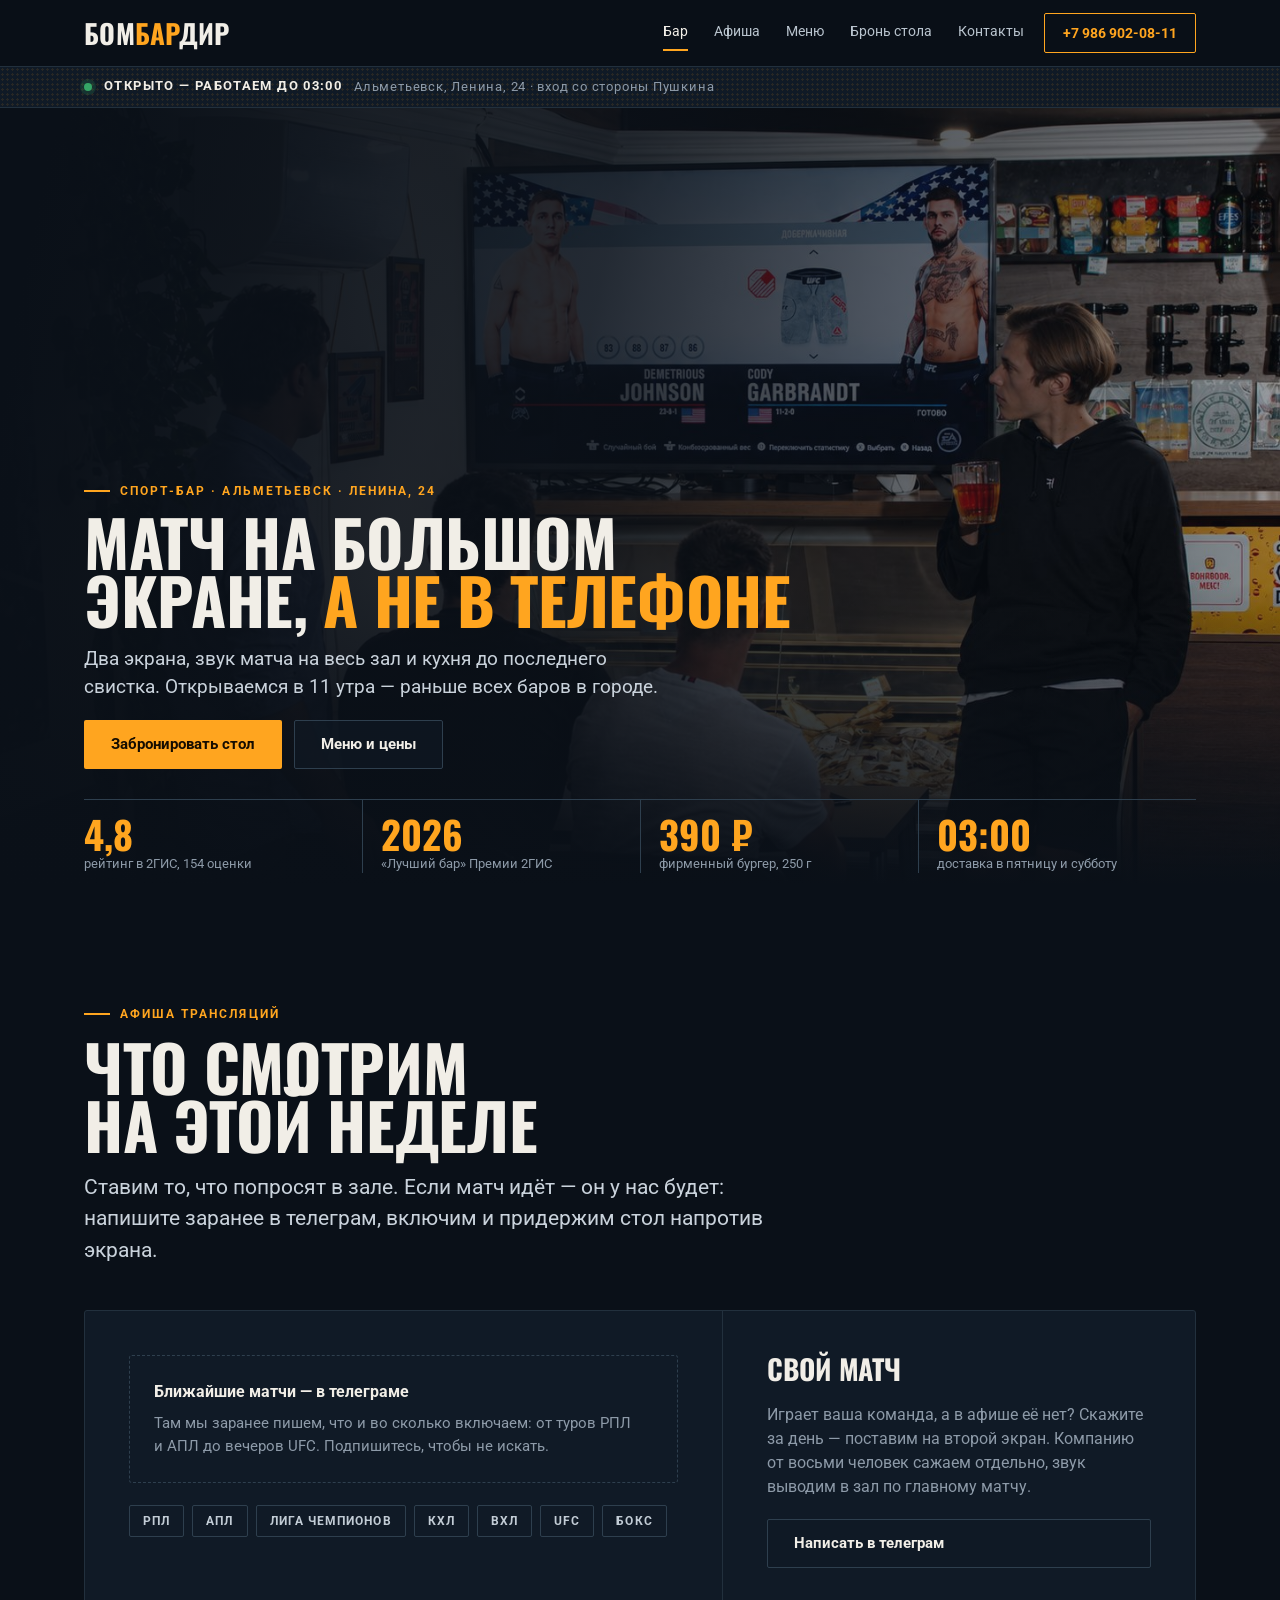
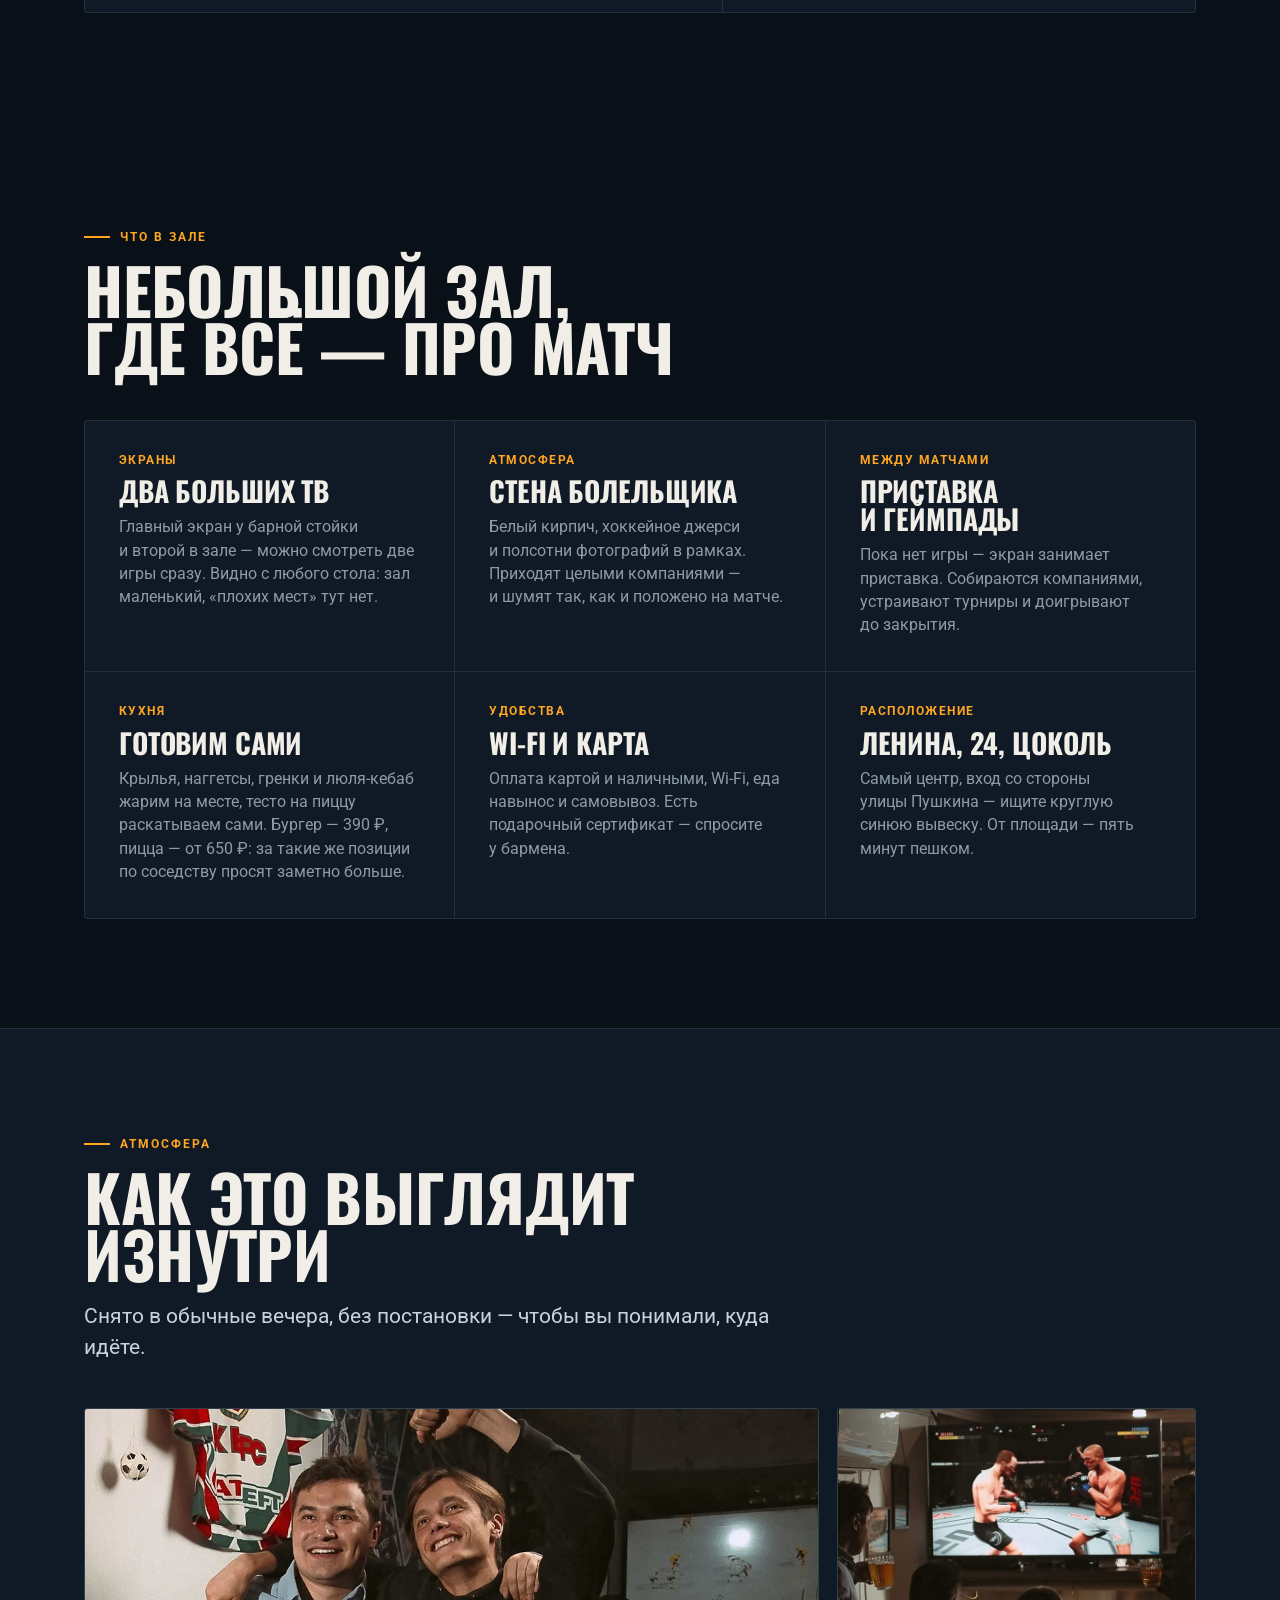
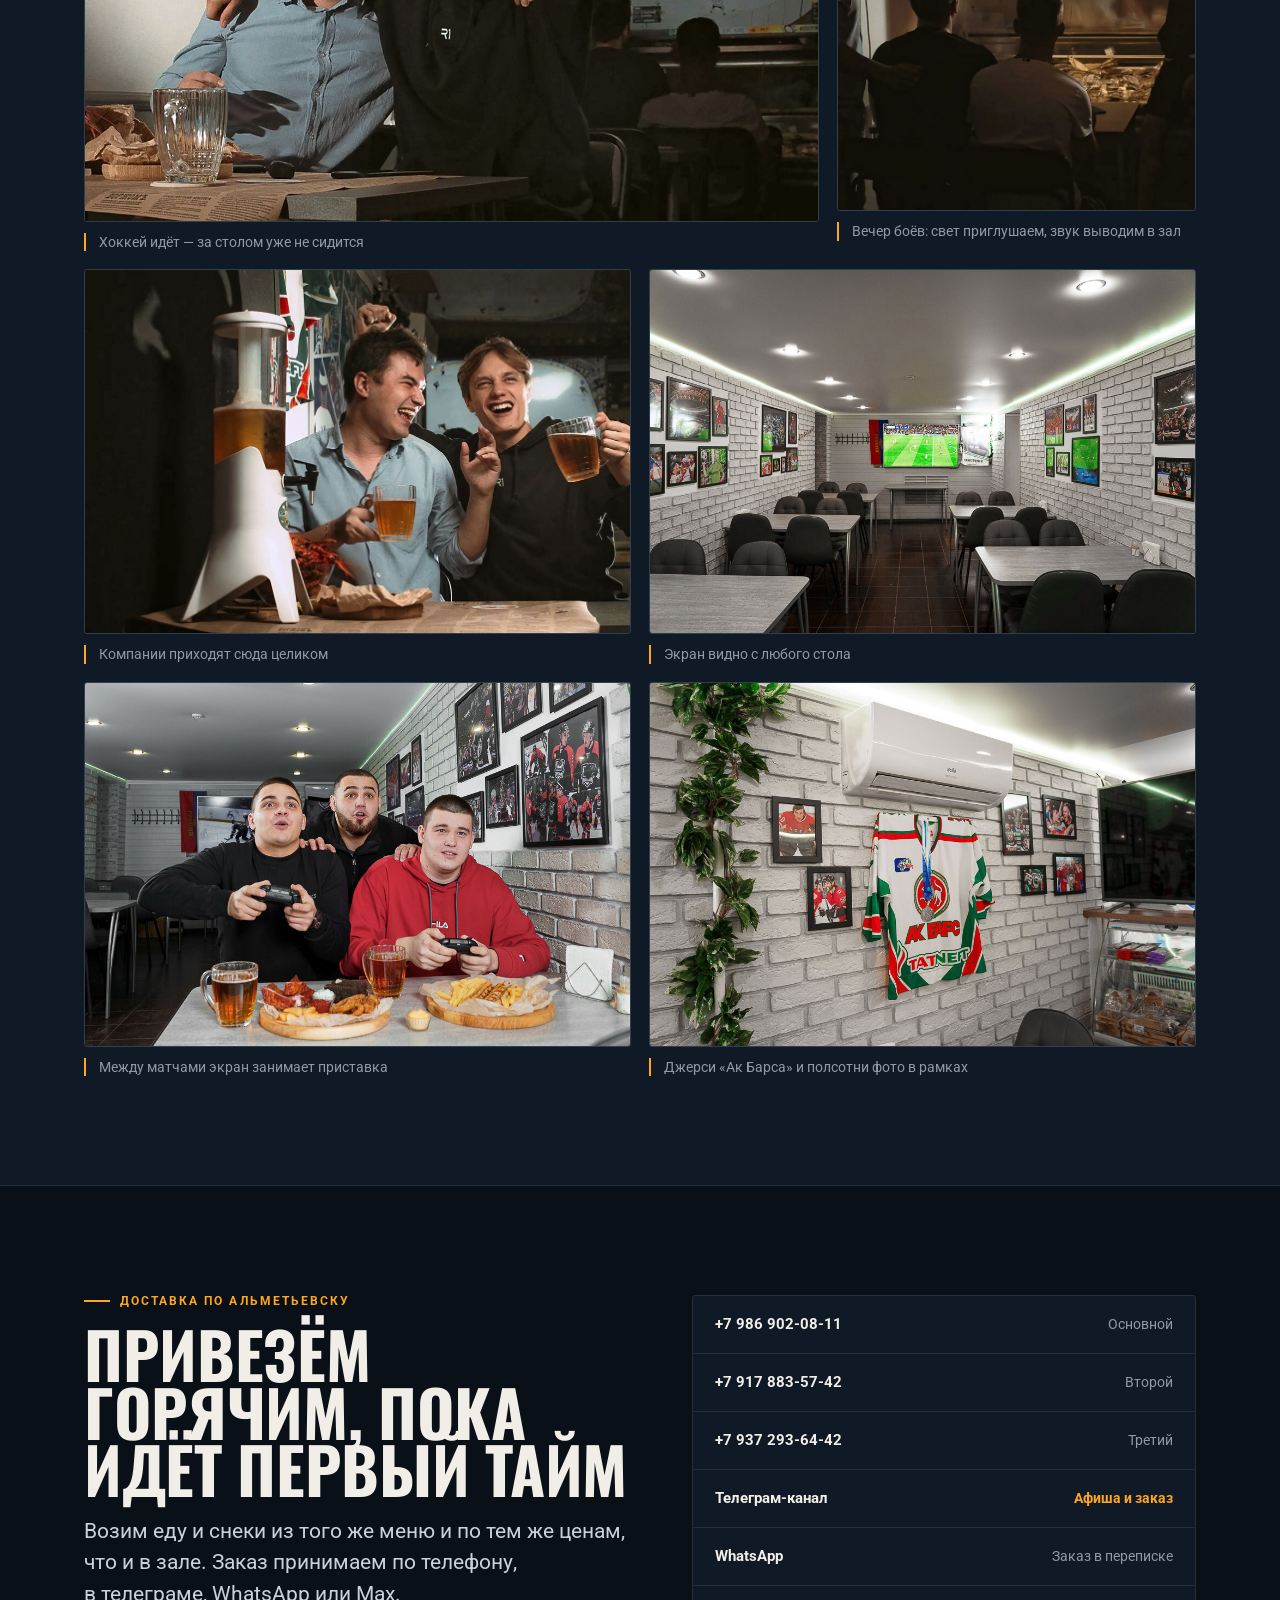
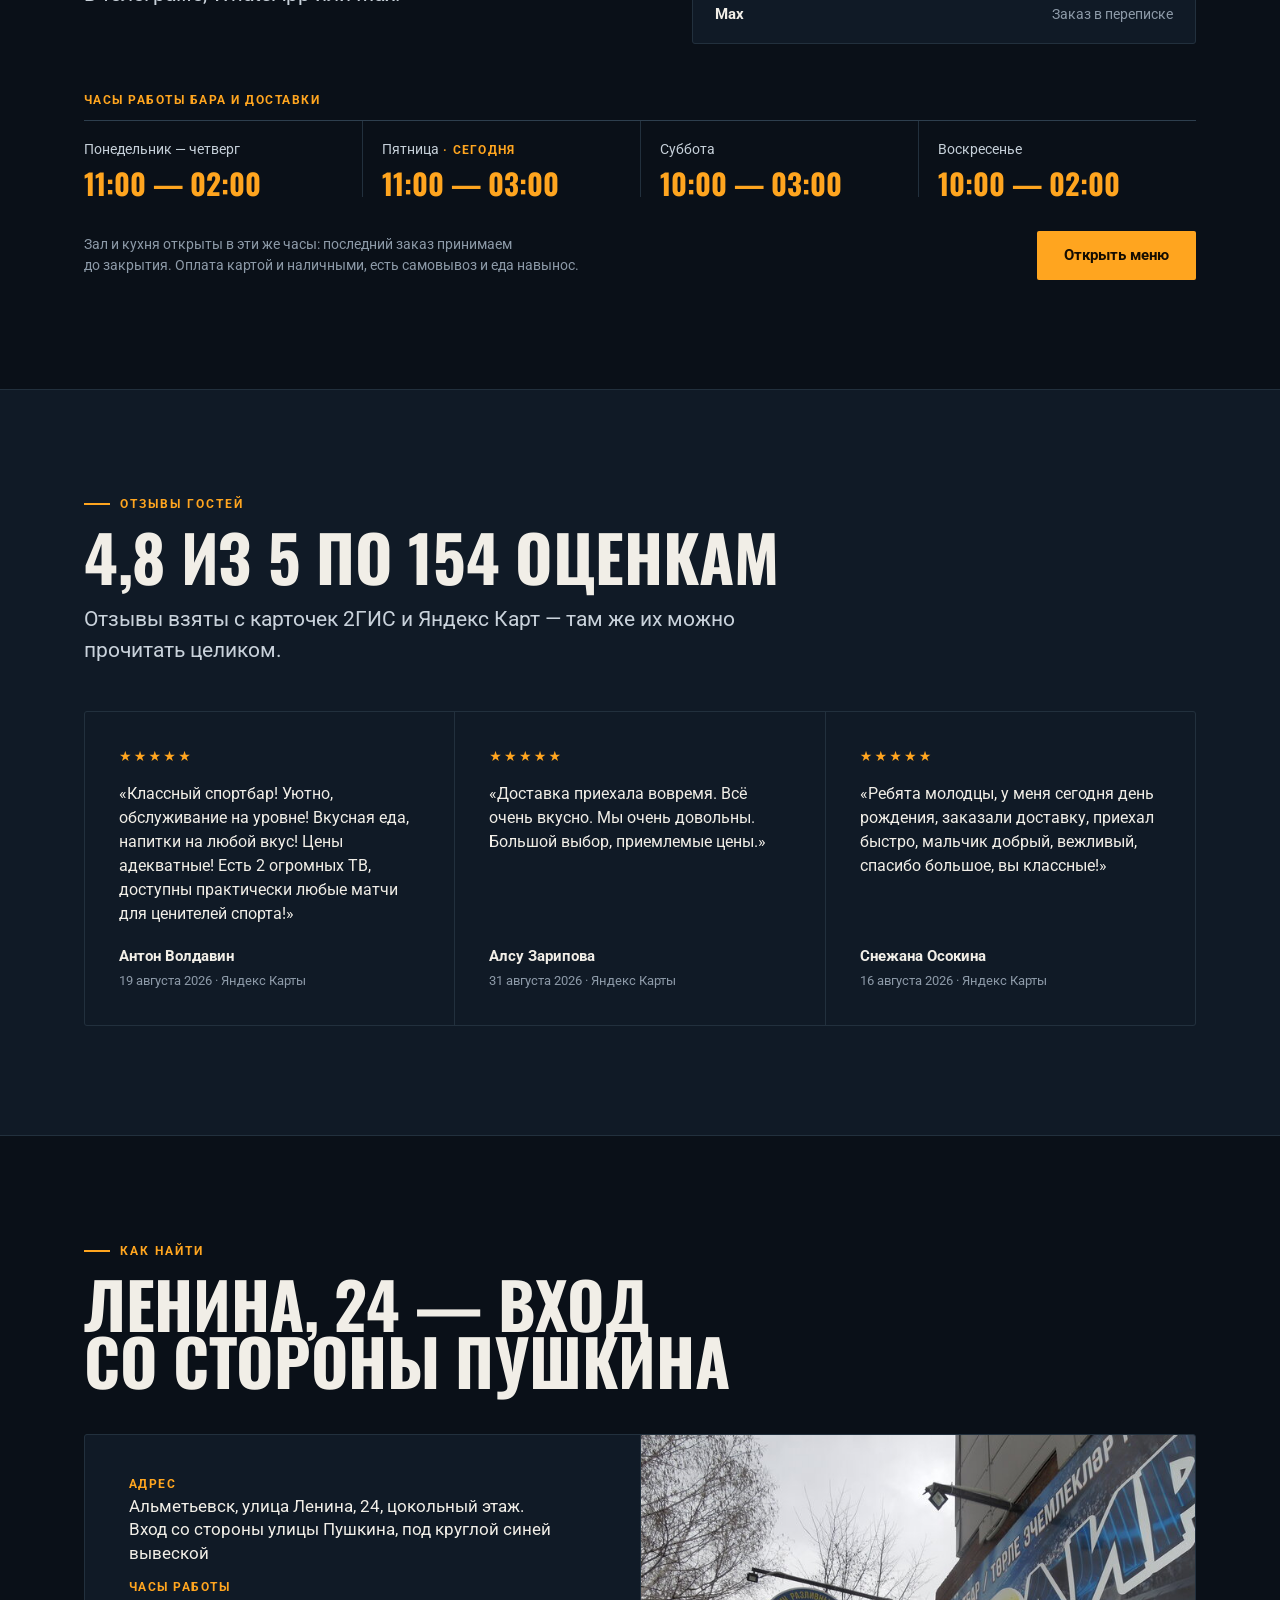
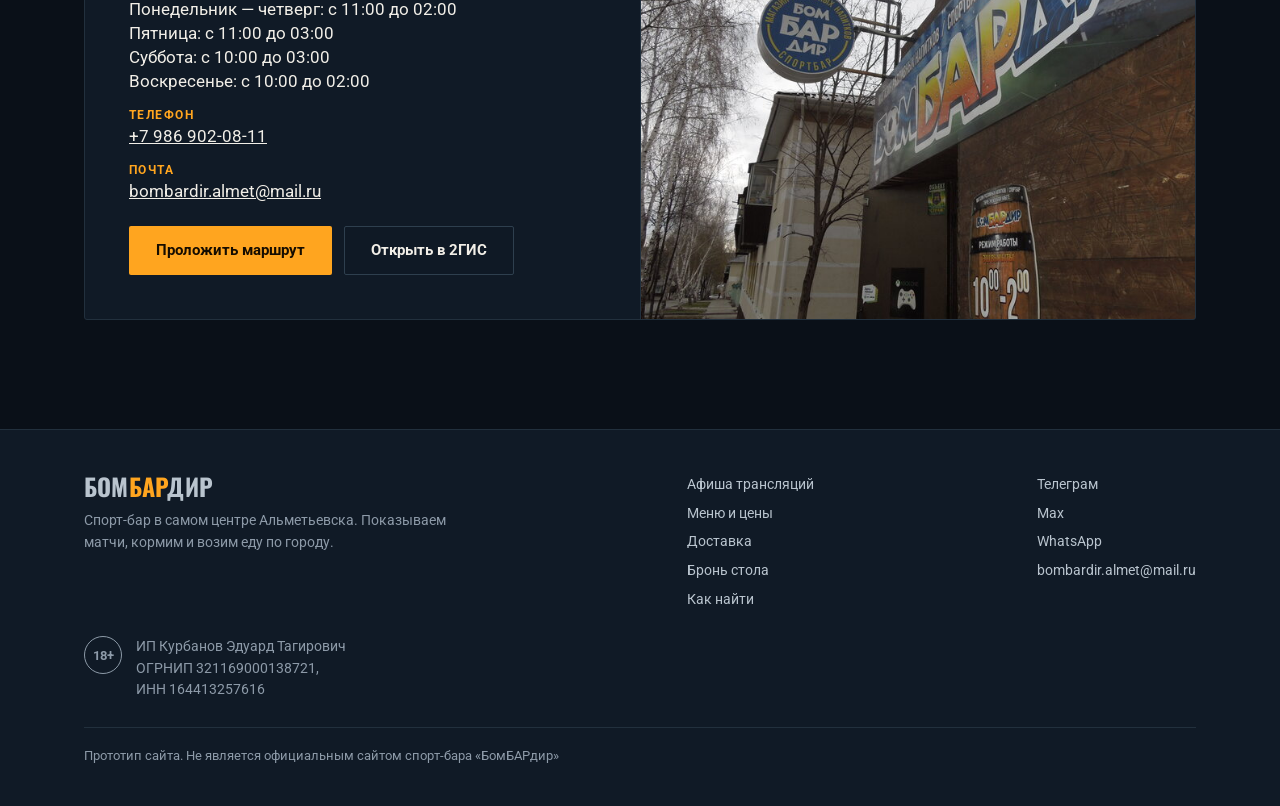
<file: index.html>
<!doctype html>
<html lang="ru">
<head>
<meta charset="utf-8">
<meta name="viewport" content="width=device-width, initial-scale=1">
<title>Спорт-бар БомБАРдир — Альметьевск</title>
<meta name="description" content="Спорт-бар в центре Альметьевска: два больших экрана, трансляции футбола, хоккея и UFC, кухня и доставка до трёх ночи. Ленина, 24.">
<meta name="theme-color" content="#0A1018">
<meta name="robots" content="noindex, nofollow">
<link rel="stylesheet" href="assets/fonts.css">
<link rel="stylesheet" href="assets/style.css">
</head>
<body>
<header class="top">
  <div class="wrap top-in">
    <a class="mark" href="index.html"><span>Бом</span><b>БАР</b><span>дир</span></a>
    <nav class="nav" id="nav">
      <a href="index.html" data-nav="home" aria-current="page">Бар</a>
      <a href="index.html#afisha" data-nav="afisha">Афиша</a>
      <a href="menu.html" data-nav="menu">Меню</a>
      <a href="book.html" data-nav="book">Бронь стола</a>
      <a href="index.html#contacts" data-nav="contacts">Контакты</a>
    </nav>
    <button class="burger" id="burger" aria-label="Меню сайта" aria-expanded="false">☰</button>
    <a class="call" href="tel:+79869020811">+7&nbsp;986&nbsp;902-08-11</a>
  </div>
</header>

<div class="led" id="top">
  <div class="wrap led-in">
    <span class="dot" id="statusDot"></span>
    <!-- Запасной текст на случай, если скрипт не отработал: дальше его
         заменяет живой статус «открыто / закрыто» из app.js -->
    <span id="statusText">Пн&nbsp;— чт до&nbsp;02:00, пт&nbsp;и&nbsp;сб&nbsp;— до&nbsp;03:00</span>
    <span class="led-sub" id="statusSub">Альметьевск, Ленина, 24&nbsp;· вход со&nbsp;стороны Пушкина</span>
  </div>
</div><main>
<section class="hero">
  <img class="hero-bg" src="assets/img/hero.jpg" alt="" aria-hidden="true">
  <div class="wrap hero-in">
    <p class="eyebrow">Спорт-бар · Альметьевск · Ленина, 24</p>
    <h1>Матч на&nbsp;большом экране, <em>а&nbsp;не&nbsp;в&nbsp;телефоне</em></h1>
    <p class="lede">Два экрана, звук матча на&nbsp;весь зал и&nbsp;кухня до&nbsp;последнего свистка. Открываемся в&nbsp;11&nbsp;утра&nbsp;— раньше всех баров в&nbsp;городе.</p>
    <div class="hero-cta">
      <a class="btn btn-a" href="book.html">Забронировать стол</a>
      <a class="btn btn-b" href="menu.html">Меню и&nbsp;цены</a>
    </div>

    <div class="hero-facts">
      <div><b class="num">4,8</b><span>рейтинг в&nbsp;2ГИС, 154&nbsp;оценки</span></div>
      <div><b>2026</b><span>«Лучший бар» Премии&nbsp;2ГИС</span></div>
      <div><b class="num">390&nbsp;₽</b><span>фирменный бургер, 250&nbsp;г</span></div>
      <div><b class="num">03:00</b><span>доставка в&nbsp;пятницу и&nbsp;субботу</span></div>
    </div>
  </div>
</section>

<section id="afisha">
  <div class="wrap">
    <div class="head">
      <p class="eyebrow">Афиша трансляций</p>
      <h2>Что смотрим на&nbsp;этой неделе</h2>
      <p class="lede">Ставим то, что&nbsp;попросят в&nbsp;зале. Если матч идёт&nbsp;— он&nbsp;у&nbsp;нас будет: напишите заранее в&nbsp;телеграм, включим и&nbsp;придержим стол напротив экрана.</p>
    </div>

    <div class="slate">
      <div class="slate-main">
        <ul class="match-list" id="matchList"></ul>
        <div class="empty-slot" id="matchEmpty">
          <b>Ближайшие матчи&nbsp;— в&nbsp;телеграме</b>
          Там мы&nbsp;заранее пишем, что&nbsp;и&nbsp;во&nbsp;сколько включаем: от&nbsp;туров РПЛ и&nbsp;АПЛ до&nbsp;вечеров UFC. Подпишитесь, чтобы не&nbsp;искать.
        </div>
        <ul class="leagues">
          <li>РПЛ</li><li>АПЛ</li><li>Лига чемпионов</li><li>КХЛ</li><li>ВХЛ</li><li>UFC</li><li>Бокс</li>
        </ul>
      </div>
      <div class="slate-side">
        <h3>Свой матч</h3>
        <p class="muted" style="font-size:15.5px">Играет ваша команда, а&nbsp;в&nbsp;афише её&nbsp;нет? Скажите за&nbsp;день&nbsp;— поставим на&nbsp;второй экран. Компанию от&nbsp;восьми человек сажаем отдельно, звук выводим в&nbsp;зал по&nbsp;главному матчу.</p>
        <a class="btn btn-b" href="https://t.me/bombardiralmet" target="_blank" rel="noopener">Написать в&nbsp;телеграм</a>
      </div>
    </div>
  </div>
</section>

<section id="bar">
  <div class="wrap">
    <div class="head">
      <p class="eyebrow">Что в&nbsp;зале</p>
      <h2>Небольшой зал, где всё&nbsp;— про&nbsp;матч</h2>
    </div>
    <div class="feats">
      <div class="feat">
        <span class="tag">Экраны</span>
        <h3>Два больших ТВ</h3>
        <p>Главный экран у&nbsp;барной стойки и&nbsp;второй в&nbsp;зале&nbsp;— можно смотреть две игры сразу. Видно с&nbsp;любого стола: зал маленький, «плохих мест» тут нет.</p>
      </div>
      <div class="feat">
        <span class="tag">Атмосфера</span>
        <h3>Стена болельщика</h3>
        <p>Белый кирпич, хоккейное джерси и&nbsp;полсотни фотографий в&nbsp;рамках. Приходят целыми компаниями&nbsp;— и&nbsp;шумят так, как&nbsp;и&nbsp;положено на&nbsp;матче.</p>
      </div>
      <div class="feat">
        <span class="tag">Между матчами</span>
        <h3>Приставка и&nbsp;геймпады</h3>
        <p>Пока нет игры&nbsp;— экран занимает приставка. Собираются компаниями, устраивают турниры и&nbsp;доигрывают до&nbsp;закрытия.</p>
      </div>
      <div class="feat">
        <span class="tag">Кухня</span>
        <h3>Готовим сами</h3>
        <p>Крылья, наггетсы, гренки и&nbsp;люля-кебаб жарим на&nbsp;месте, тесто на&nbsp;пиццу раскатываем сами. Бургер&nbsp;— 390&nbsp;₽, пицца&nbsp;— от&nbsp;650&nbsp;₽: за&nbsp;такие же&nbsp;позиции по&nbsp;соседству просят заметно больше.</p>
      </div>
      <div class="feat">
        <span class="tag">Удобства</span>
        <h3>Wi-Fi и&nbsp;карта</h3>
        <p>Оплата картой и&nbsp;наличными, Wi-Fi, еда навынос и&nbsp;самовывоз. Есть подарочный сертификат&nbsp;— спросите у&nbsp;бармена.</p>
      </div>
      <div class="feat">
        <span class="tag">Расположение</span>
        <h3>Ленина, 24, цоколь</h3>
        <p>Самый центр, вход со&nbsp;стороны улицы&nbsp;Пушкина&nbsp;— ищите круглую синюю вывеску. От&nbsp;площади&nbsp;— пять минут пешком.</p>
      </div>
    </div>
  </div>
</section>

<section id="atmo" style="background:var(--ink-2);border-block:1px solid var(--line)">
  <div class="wrap">
    <div class="head">
      <p class="eyebrow">Атмосфера</p>
      <h2>Как это выглядит изнутри</h2>
      <p class="lede">Снято в&nbsp;обычные вечера, без&nbsp;постановки&nbsp;— чтобы вы&nbsp;понимали, куда идёте.</p>
    </div>

    <div class="gallery">
      <figure class="g-wide">
        <img src="assets/img/fans.jpg" alt="Двое гостей смеются за столом, на стене джерси «Ак Барса», на экране идёт хоккей">
        <figcaption>Хоккей идёт&nbsp;— за&nbsp;столом уже не&nbsp;сидится</figcaption>
      </figure>
      <figure class="g-side">
        <img src="assets/img/ufc.jpg" alt="Гости смотрят бой UFC на большом экране в полумраке зала">
        <figcaption>Вечер боёв: свет приглушаем, звук выводим в&nbsp;зал</figcaption>
      </figure>
      <figure class="g-half">
        <img src="assets/img/beer.jpg" alt="Компания гостей за столом с закусками во время матча">
        <figcaption>Компании приходят сюда целиком</figcaption>
      </figure>
      <figure class="g-half">
        <img src="assets/img/hall.jpg" alt="Зал бара с экраном и столами вдоль белой кирпичной стены">
        <figcaption>Экран видно с&nbsp;любого стола</figcaption>
      </figure>
      <figure class="g-half">
        <img src="assets/img/gamepad.jpg" alt="Гости играют на приставке за столом с закусками">
        <figcaption>Между матчами экран занимает приставка</figcaption>
      </figure>
      <figure class="g-half">
        <img src="assets/img/jersey.jpg" alt="Хоккейное джерси «Ак Барса» на белой кирпичной стене">
        <figcaption>Джерси «Ак&nbsp;Барса» и&nbsp;полсотни фото в&nbsp;рамках</figcaption>
      </figure>
    </div>
  </div>
</section>

<section id="delivery">
  <div class="wrap">
    <div class="del-top">
      <div class="head">
        <p class="eyebrow">Доставка по&nbsp;Альметьевску</p>
        <h2>Привезём горячим, пока идёт первый тайм</h2>
        <p class="lede">Возим еду и&nbsp;снеки из&nbsp;того&nbsp;же меню и&nbsp;по&nbsp;тем&nbsp;же ценам, что&nbsp;и&nbsp;в&nbsp;зале. Заказ принимаем по&nbsp;телефону, в&nbsp;телеграме, WhatsApp или&nbsp;Max.</p>
      </div>

      <div class="chan">
        <a href="tel:+79869020811"><span class="l">+7&nbsp;986&nbsp;902-08-11</span><span class="r">Основной</span></a>
        <a href="tel:+79178835742"><span class="l">+7&nbsp;917&nbsp;883-57-42</span><span class="r">Второй</span></a>
        <a href="tel:+79372936442"><span class="l">+7&nbsp;937&nbsp;293-64-42</span><span class="r">Третий</span></a>
        <a href="https://t.me/bombardiralmet" target="_blank" rel="noopener"><span class="l">Телеграм-канал</span><span class="r"><b>Афиша и&nbsp;заказ</b></span></a>
        <a href="https://wa.me/79178835742" target="_blank" rel="noopener"><span class="l">WhatsApp</span><span class="r">Заказ в&nbsp;переписке</span></a>
        <a href="https://max.ru/id164413257616_biz" target="_blank" rel="noopener"><span class="l">Max</span><span class="r">Заказ в&nbsp;переписке</span></a>
      </div>
    </div>

    <p class="hours-cap">Часы работы бара и&nbsp;доставки</p>
    <ul class="hours" id="hours">
      <li data-d="1"><span class="d">Понедельник&nbsp;— четверг</span><span class="h num">11:00&nbsp;— 02:00</span></li>
      <li data-d="5"><span class="d">Пятница</span><span class="h num">11:00&nbsp;— 03:00</span></li>
      <li data-d="6"><span class="d">Суббота</span><span class="h num">10:00&nbsp;— 03:00</span></li>
      <li data-d="0"><span class="d">Воскресенье</span><span class="h num">10:00&nbsp;— 02:00</span></li>
    </ul>

    <div class="del-foot">
      <p class="menu-note">Зал и&nbsp;кухня открыты в&nbsp;эти&nbsp;же часы: последний заказ принимаем до&nbsp;закрытия. Оплата картой и&nbsp;наличными, есть самовывоз и&nbsp;еда навынос.</p>
      <a class="btn btn-a" href="menu.html">Открыть меню</a>
    </div>
  </div>
</section>

<section id="reviews" style="background:var(--ink-2);border-block:1px solid var(--line)">
  <div class="wrap">
    <div class="head">
      <p class="eyebrow">Отзывы гостей</p>
      <h2>4,8 из&nbsp;5 по&nbsp;154&nbsp;оценкам</h2>
      <p class="lede">Отзывы взяты с&nbsp;карточек 2ГИС и&nbsp;Яндекс&nbsp;Карт&nbsp;— там&nbsp;же их&nbsp;можно прочитать целиком.</p>
    </div>
    <div class="quotes">
      <div class="q">
        <span class="stars" aria-label="Пять из пяти">★★★★★</span>
        <p>«Классный спортбар! Уютно, обслуживание на&nbsp;уровне! Вкусная еда, напитки на&nbsp;любой вкус! Цены адекватные! Есть 2&nbsp;огромных ТВ, доступны практически любые матчи для&nbsp;ценителей спорта!»</p>
        <footer><b>Антон Волдавин</b>19&nbsp;августа 2026&nbsp;· Яндекс&nbsp;Карты</footer>
      </div>
      <div class="q">
        <span class="stars" aria-label="Пять из пяти">★★★★★</span>
        <p>«Доставка приехала вовремя. Всё очень вкусно. Мы&nbsp;очень довольны. Большой выбор, приемлемые цены.»</p>
        <footer><b>Алсу Зарипова</b>31&nbsp;августа 2026&nbsp;· Яндекс&nbsp;Карты</footer>
      </div>
      <div class="q">
        <span class="stars" aria-label="Пять из пяти">★★★★★</span>
        <p>«Ребята молодцы, у&nbsp;меня сегодня день рождения, заказали доставку, приехал быстро, мальчик добрый, вежливый, спасибо большое, вы&nbsp;классные!»</p>
        <footer><b>Снежана Осокина</b>16&nbsp;августа 2026&nbsp;· Яндекс&nbsp;Карты</footer>
      </div>
    </div>
  </div>
</section>

<section id="contacts">
  <div class="wrap">
    <div class="head">
      <p class="eyebrow">Как найти</p>
      <h2>Ленина, 24&nbsp;— вход со&nbsp;стороны Пушкина</h2>
    </div>
    <div class="find">
      <div class="find-txt">
        <ul class="addr">
          <li><span class="k">Адрес</span><span class="v">Альметьевск, улица&nbsp;Ленина, 24, цокольный этаж.<br>Вход со&nbsp;стороны улицы&nbsp;Пушкина, под&nbsp;круглой синей вывеской</span></li>
          <li><span class="k">Часы работы</span><span class="v">Понедельник&nbsp;— четверг: с&nbsp;11:00 до&nbsp;02:00<br>Пятница: с&nbsp;11:00 до&nbsp;03:00<br>Суббота: с&nbsp;10:00 до&nbsp;03:00<br>Воскресенье: с&nbsp;10:00 до&nbsp;02:00</span></li>
          <li><span class="k">Телефон</span><span class="v"><a href="tel:+79869020811">+7&nbsp;986&nbsp;902-08-11</a></span></li>
          <li><span class="k">Почта</span><span class="v"><a href="mailto:bombardir.almet@mail.ru">bombardir.almet@mail.ru</a></span></li>
        </ul>
        <div style="display:flex;gap:12px;flex-wrap:wrap">
          <a class="btn btn-a" href="https://yandex.ru/maps/org/134038235007" target="_blank" rel="noopener">Проложить маршрут</a>
          <a class="btn btn-b" href="https://2gis.ru/almetevsk/firm/70000001036657326" target="_blank" rel="noopener">Открыть в&nbsp;2ГИС</a>
        </div>
      </div>
      <img src="assets/img/sign-day.jpg" alt="Круглая синяя вывеска спорт-бара «БомБАРдир» над входом со стороны улицы Пушкина">
    </div>
  </div>
</section>
</main><footer class="site">
  <div class="wrap foot">
    <div style="max-width:38ch;display:flex;flex-direction:column;gap:12px">
      <a class="mark" href="index.html" style="font-size:24px"><span>Бом</span><b>БАР</b><span>дир</span></a>
      <p>Спорт-бар в&nbsp;самом центре Альметьевска. Показываем матчи, кормим и&nbsp;возим еду по&nbsp;городу.</p>
    </div>
    <ul>
      <li><a href="index.html#afisha">Афиша трансляций</a></li>
      <li><a href="menu.html">Меню и&nbsp;цены</a></li>
      <li><a href="index.html#delivery">Доставка</a></li>
      <li><a href="book.html">Бронь стола</a></li>
      <li><a href="index.html#contacts">Как найти</a></li>
    </ul>
    <ul>
      <li><a href="https://t.me/bombardiralmet" target="_blank" rel="noopener">Телеграм</a></li>
      <li><a href="https://max.ru/id164413257616_biz" target="_blank" rel="noopener">Max</a></li>
      <li><a href="https://wa.me/79178835742" target="_blank" rel="noopener">WhatsApp</a></li>
      <li><a href="mailto:bombardir.almet@mail.ru">bombardir.almet@mail.ru</a></li>
    </ul>
    <div style="max-width:34ch;display:flex;gap:14px;align-items:flex-start">
      <span class="age" aria-hidden="true">18+</span>
      <p>ИП&nbsp;Курбанов Эдуард Тагирович<br>ОГРНИП&nbsp;321169000138721, ИНН&nbsp;164413257616</p>
    </div>
    <!-- СНЯТЬ В ДЕНЬ ЗАПУСКА на домене заведения -->
    <div style="flex-basis:100%;border-top:1px solid var(--line);padding-top:18px">
      <p style="font-size:12.5px">Прототип сайта. Не&nbsp;является официальным сайтом спорт-бара «БомБАРдир»</p>
    </div>
  </div>
</footer><script src="assets/app.js"></script>
</body>
</html>
</file>
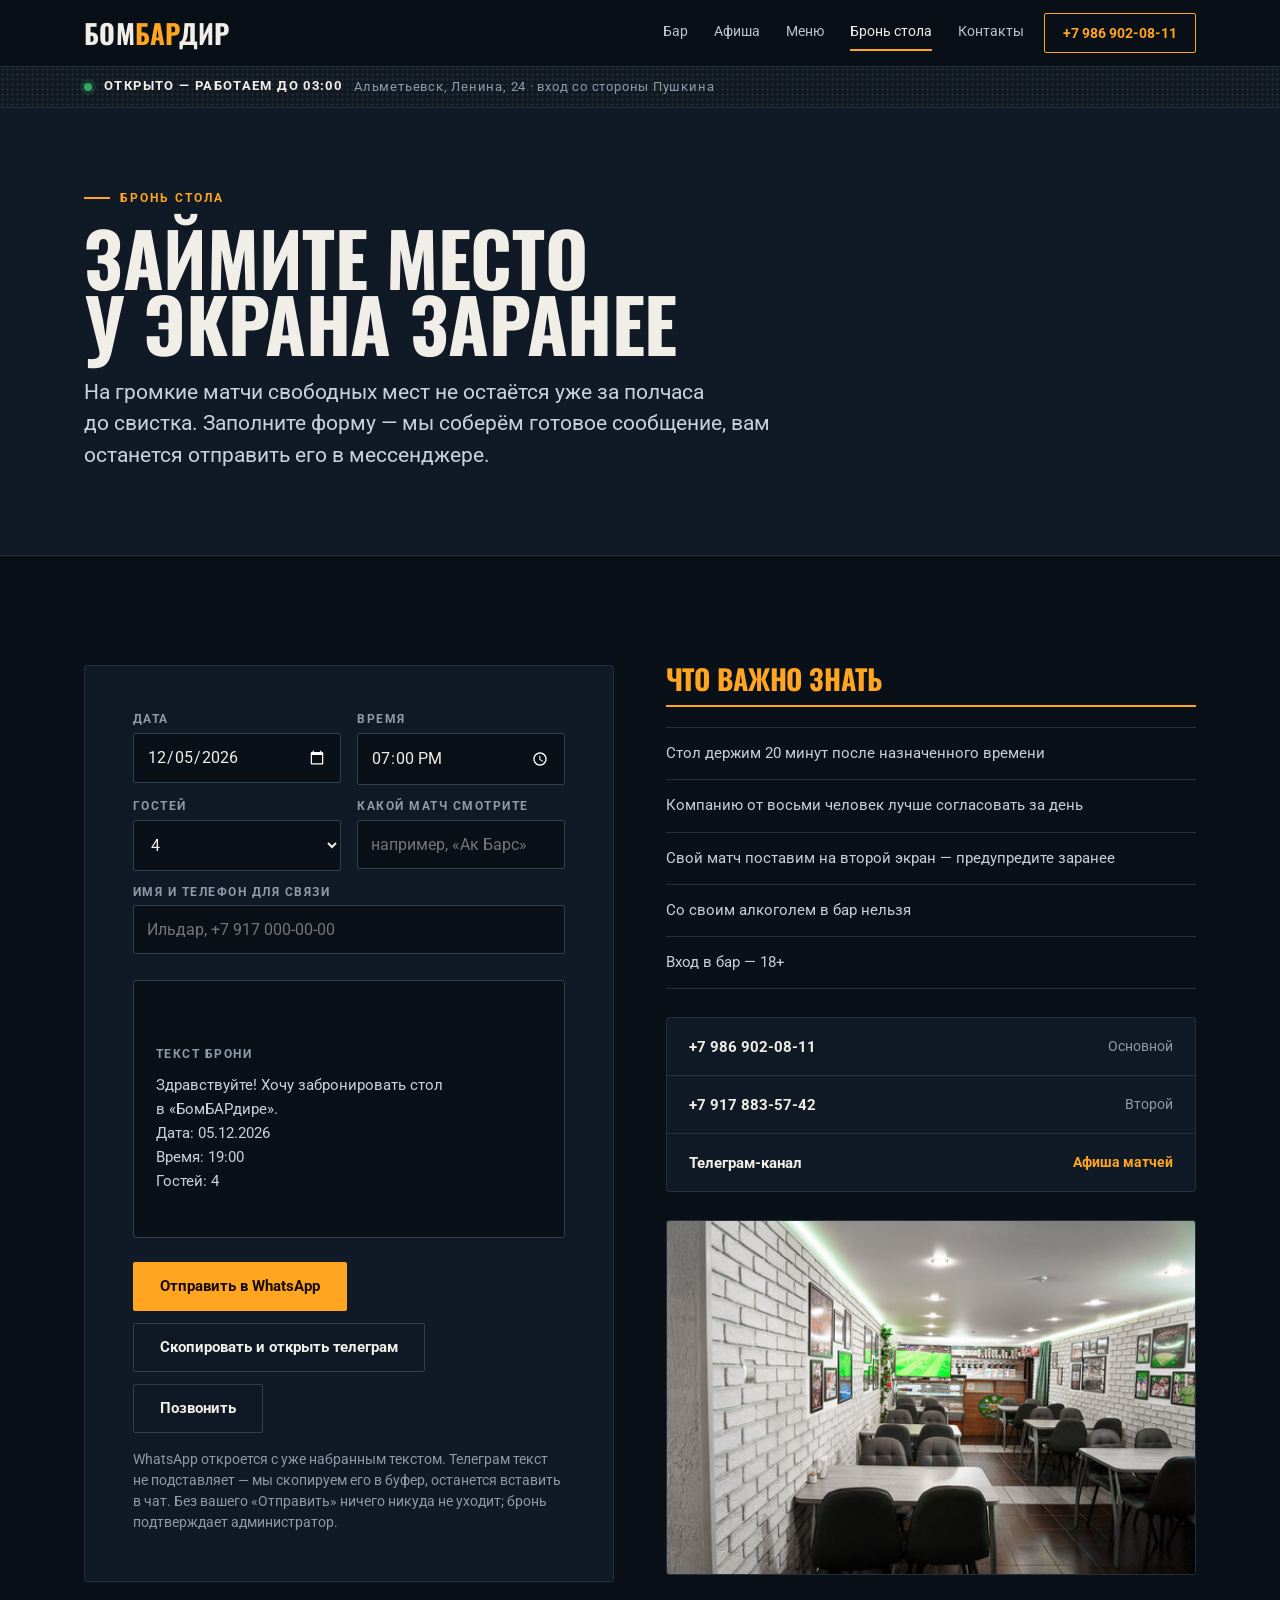
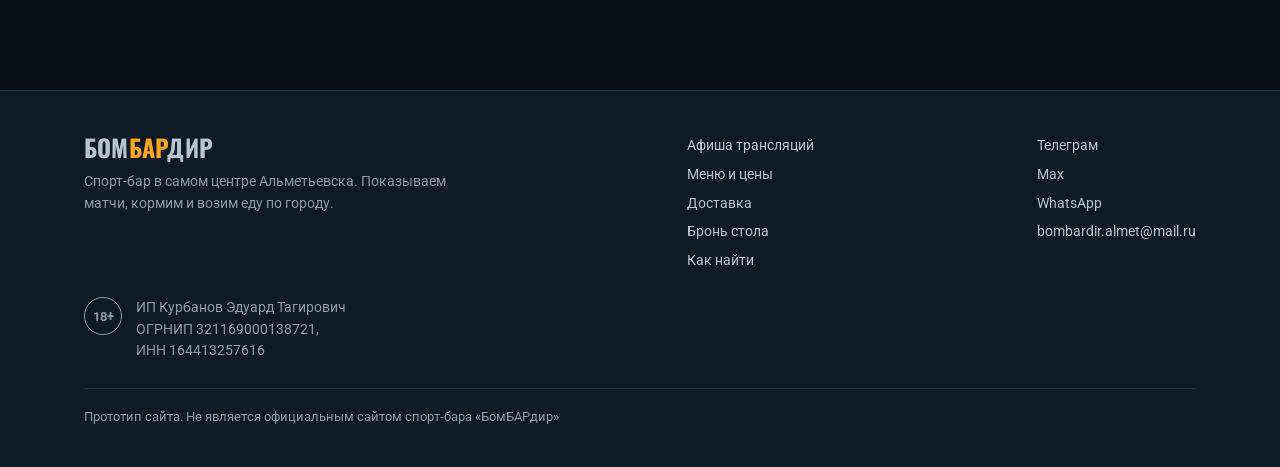
<file: book.html>
<!doctype html>
<html lang="ru">
<head>
<meta charset="utf-8">
<meta name="viewport" content="width=device-width, initial-scale=1">
<title>Бронь стола — спорт-бар БомБАРдир</title>
<meta name="description" content="Забронируйте стол у экрана в спорт-баре «БомБАРдир» в Альметьевске: форма собирает готовое сообщение для WhatsApp или телеграма.">
<meta name="theme-color" content="#0A1018">
<meta name="robots" content="noindex, nofollow">
<link rel="stylesheet" href="assets/fonts.css">
<link rel="stylesheet" href="assets/style.css">
</head>
<body>
<header class="top">
  <div class="wrap top-in">
    <a class="mark" href="index.html"><span>Бом</span><b>БАР</b><span>дир</span></a>
    <nav class="nav" id="nav">
      <a href="index.html" data-nav="home">Бар</a>
      <a href="index.html#afisha" data-nav="afisha">Афиша</a>
      <a href="menu.html" data-nav="menu">Меню</a>
      <a href="book.html" data-nav="book" aria-current="page">Бронь стола</a>
      <a href="index.html#contacts" data-nav="contacts">Контакты</a>
    </nav>
    <button class="burger" id="burger" aria-label="Меню сайта" aria-expanded="false">☰</button>
    <a class="call" href="tel:+79869020811">+7&nbsp;986&nbsp;902-08-11</a>
  </div>
</header>

<div class="led" id="top">
  <div class="wrap led-in">
    <span class="dot" id="statusDot"></span>
    <!-- Запасной текст на случай, если скрипт не отработал: дальше его
         заменяет живой статус «открыто / закрыто» из app.js -->
    <span id="statusText">Пн&nbsp;— чт до&nbsp;02:00, пт&nbsp;и&nbsp;сб&nbsp;— до&nbsp;03:00</span>
    <span class="led-sub" id="statusSub">Альметьевск, Ленина, 24&nbsp;· вход со&nbsp;стороны Пушкина</span>
  </div>
</div><main>
<div class="phead">
  <div class="wrap phead-in">
    <p class="eyebrow">Бронь стола</p>
    <h1>Займите место у&nbsp;экрана заранее</h1>
    <p class="lede">На&nbsp;громкие матчи свободных мест не&nbsp;остаётся уже за&nbsp;полчаса до&nbsp;свистка. Заполните форму&nbsp;— мы&nbsp;соберём готовое сообщение, вам останется отправить его в&nbsp;мессенджере.</p>
  </div>
</div>

<section>
  <div class="wrap">
    <div class="two" style="align-items:start">
      <div class="book">
        <form class="form" id="bookForm" novalidate>
          <div class="field">
            <label for="bDate">Дата</label>
            <input type="date" id="bDate" required>
          </div>
          <div class="field">
            <label for="bTime">Время</label>
            <input type="time" id="bTime" value="19:00" required>
          </div>
          <div class="field">
            <label for="bGuests">Гостей</label>
            <select id="bGuests">
              <option>2</option><option>3</option><option selected>4</option>
              <option>5</option><option>6</option><option>8</option><option>больше 8</option>
            </select>
          </div>
          <div class="field">
            <label for="bMatch">Какой матч смотрите</label>
            <input type="text" id="bMatch" placeholder="например, «Ак Барс»" autocomplete="off">
          </div>
          <div class="field form-wide">
            <label for="bName">Имя и&nbsp;телефон для&nbsp;связи</label>
            <input type="text" id="bName" placeholder="Ильдар, +7 917 000-00-00" autocomplete="name">
          </div>
        </form>

        <div class="preview">
          <div class="preview-label">Текст брони</div><span id="bPreview"></span>
        </div>

        <div class="book-actions">
          <a class="btn btn-a" id="bWa" href="https://wa.me/79178835742" target="_blank" rel="noopener">Отправить в&nbsp;WhatsApp</a>
          <a class="btn btn-b" id="bTg" href="https://t.me/bombardiralmet" target="_blank" rel="noopener">Скопировать и&nbsp;открыть телеграм</a>
          <a class="btn btn-b" href="tel:+79869020811">Позвонить</a>
        </div>
        <p class="book-note">WhatsApp откроется с&nbsp;уже набранным текстом. Телеграм текст не&nbsp;подставляет&nbsp;— мы&nbsp;скопируем его в&nbsp;буфер, останется вставить в&nbsp;чат. Без&nbsp;вашего «Отправить» ничего никуда не&nbsp;уходит; бронь подтверждает администратор.</p>
      </div>

      <div style="display:flex;flex-direction:column;gap:28px">
        <div>
          <h3 style="color:var(--amber);padding-bottom:12px;border-bottom:2px solid var(--amber)">Что важно знать</h3>
          <ul class="hours" style="margin-top:20px">
            <li><span class="d">Стол держим 20&nbsp;минут после назначенного времени</span></li>
            <li><span class="d">Компанию от&nbsp;восьми человек лучше согласовать за&nbsp;день</span></li>
            <li><span class="d">Свой матч поставим на&nbsp;второй экран&nbsp;— предупредите заранее</span></li>
            <li><span class="d">Со&nbsp;своим алкоголем в&nbsp;бар нельзя</span></li>
            <li><span class="d">Вход в&nbsp;бар&nbsp;— 18+</span></li>
          </ul>
        </div>

        <div class="chan">
          <a href="tel:+79869020811"><span class="l">+7&nbsp;986&nbsp;902-08-11</span><span class="r">Основной</span></a>
          <a href="tel:+79178835742"><span class="l">+7&nbsp;917&nbsp;883-57-42</span><span class="r">Второй</span></a>
          <a href="https://t.me/bombardiralmet" target="_blank" rel="noopener"><span class="l">Телеграм-канал</span><span class="r"><b>Афиша матчей</b></span></a>
        </div>

        <img src="assets/img/hall2.jpg" alt="Зал спорт-бара со столами напротив большого экрана" style="border:1px solid var(--line);border-radius:3px">
      </div>
    </div>
  </div>
</section>
</main><footer class="site">
  <div class="wrap foot">
    <div style="max-width:38ch;display:flex;flex-direction:column;gap:12px">
      <a class="mark" href="index.html" style="font-size:24px"><span>Бом</span><b>БАР</b><span>дир</span></a>
      <p>Спорт-бар в&nbsp;самом центре Альметьевска. Показываем матчи, кормим и&nbsp;возим еду по&nbsp;городу.</p>
    </div>
    <ul>
      <li><a href="index.html#afisha">Афиша трансляций</a></li>
      <li><a href="menu.html">Меню и&nbsp;цены</a></li>
      <li><a href="index.html#delivery">Доставка</a></li>
      <li><a href="book.html">Бронь стола</a></li>
      <li><a href="index.html#contacts">Как найти</a></li>
    </ul>
    <ul>
      <li><a href="https://t.me/bombardiralmet" target="_blank" rel="noopener">Телеграм</a></li>
      <li><a href="https://max.ru/id164413257616_biz" target="_blank" rel="noopener">Max</a></li>
      <li><a href="https://wa.me/79178835742" target="_blank" rel="noopener">WhatsApp</a></li>
      <li><a href="mailto:bombardir.almet@mail.ru">bombardir.almet@mail.ru</a></li>
    </ul>
    <div style="max-width:34ch;display:flex;gap:14px;align-items:flex-start">
      <span class="age" aria-hidden="true">18+</span>
      <p>ИП&nbsp;Курбанов Эдуард Тагирович<br>ОГРНИП&nbsp;321169000138721, ИНН&nbsp;164413257616</p>
    </div>
    <!-- СНЯТЬ В ДЕНЬ ЗАПУСКА на домене заведения -->
    <div style="flex-basis:100%;border-top:1px solid var(--line);padding-top:18px">
      <p style="font-size:12.5px">Прототип сайта. Не&nbsp;является официальным сайтом спорт-бара «БомБАРдир»</p>
    </div>
  </div>
</footer><script src="assets/app.js"></script>
</body>
</html>
</file>
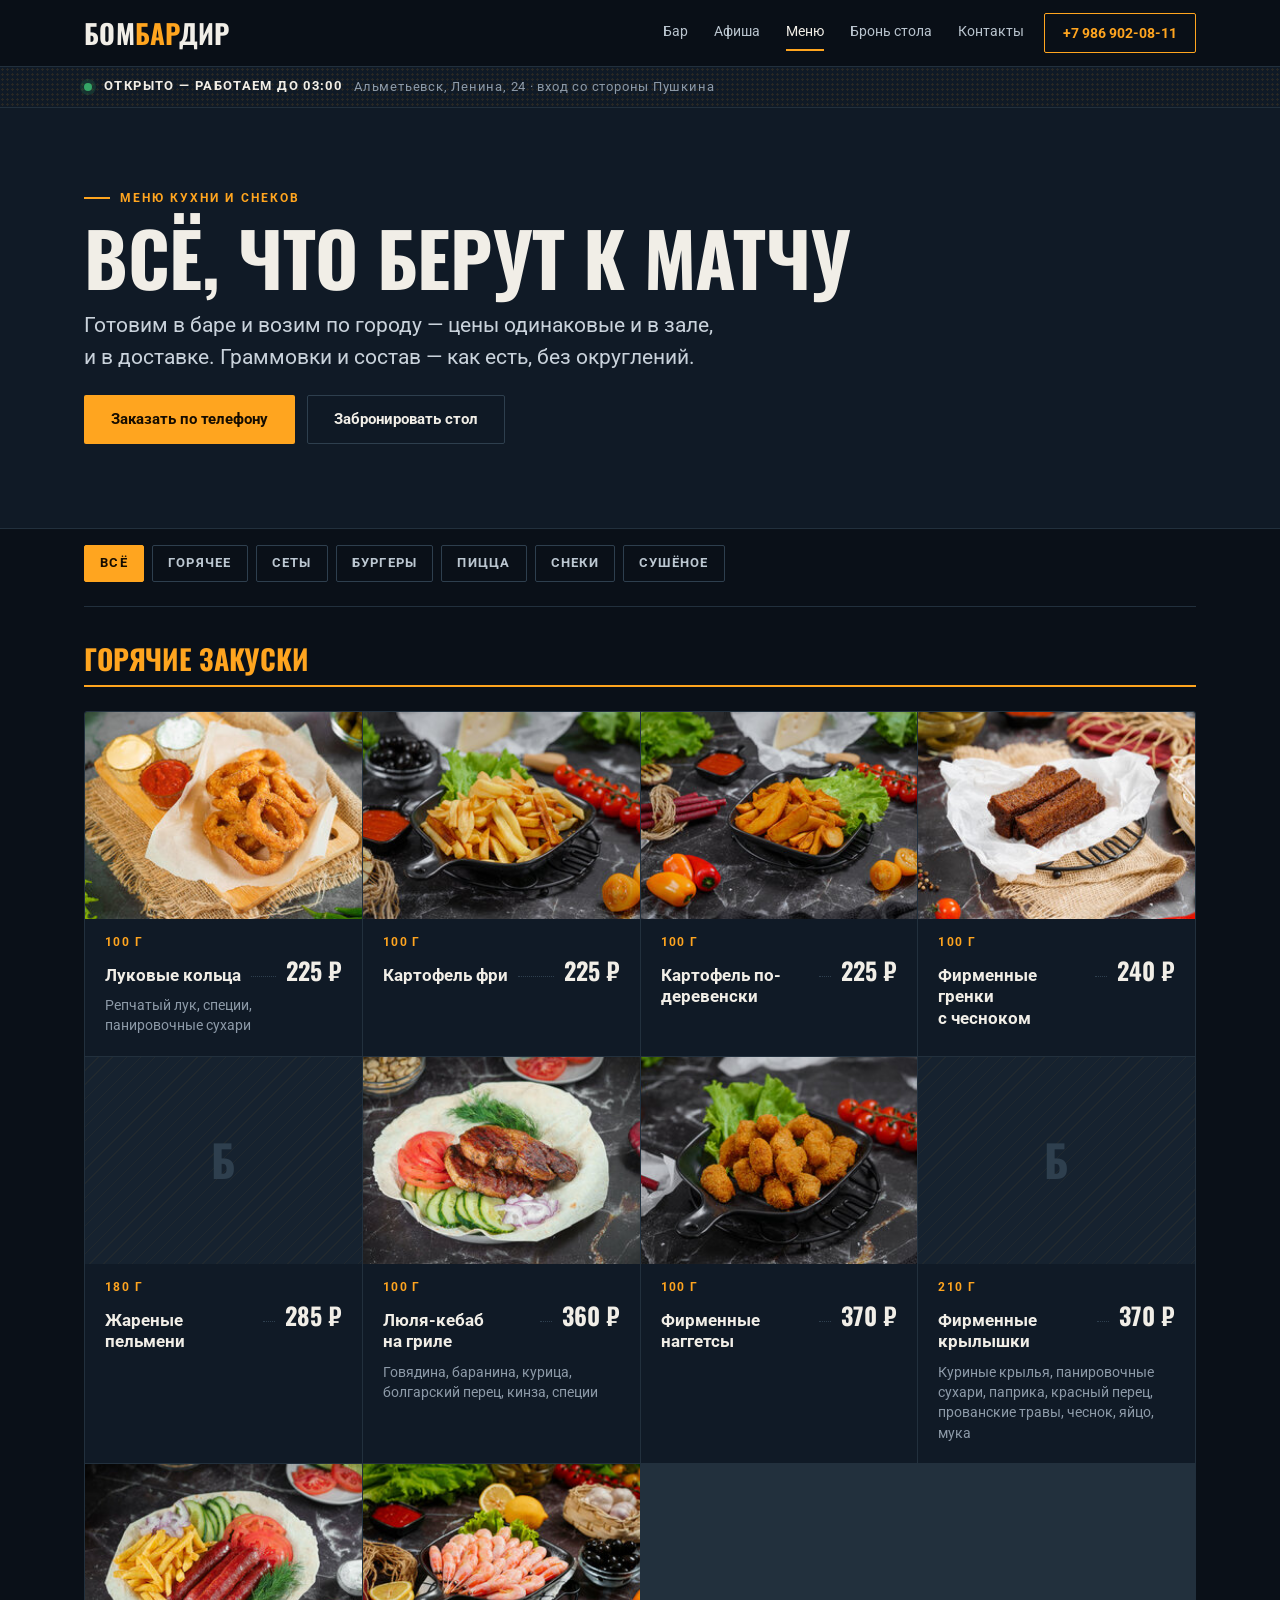
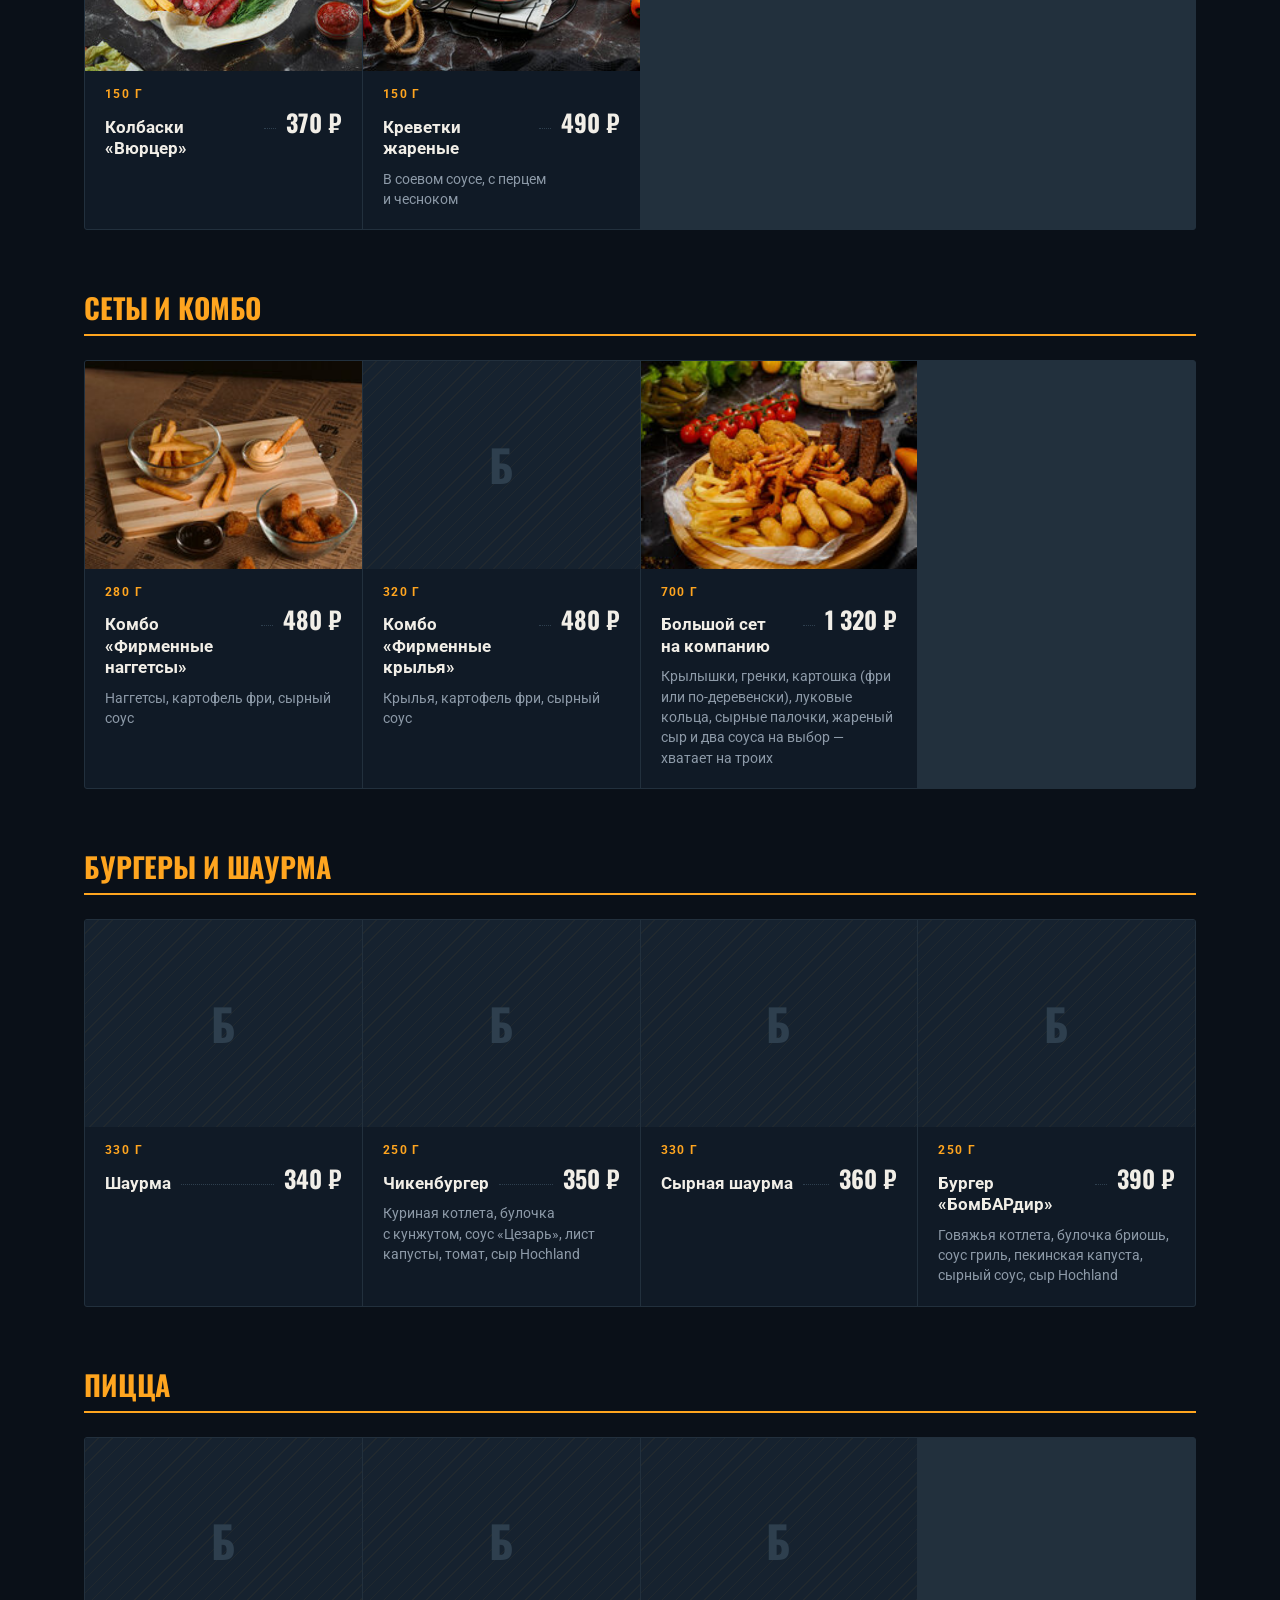
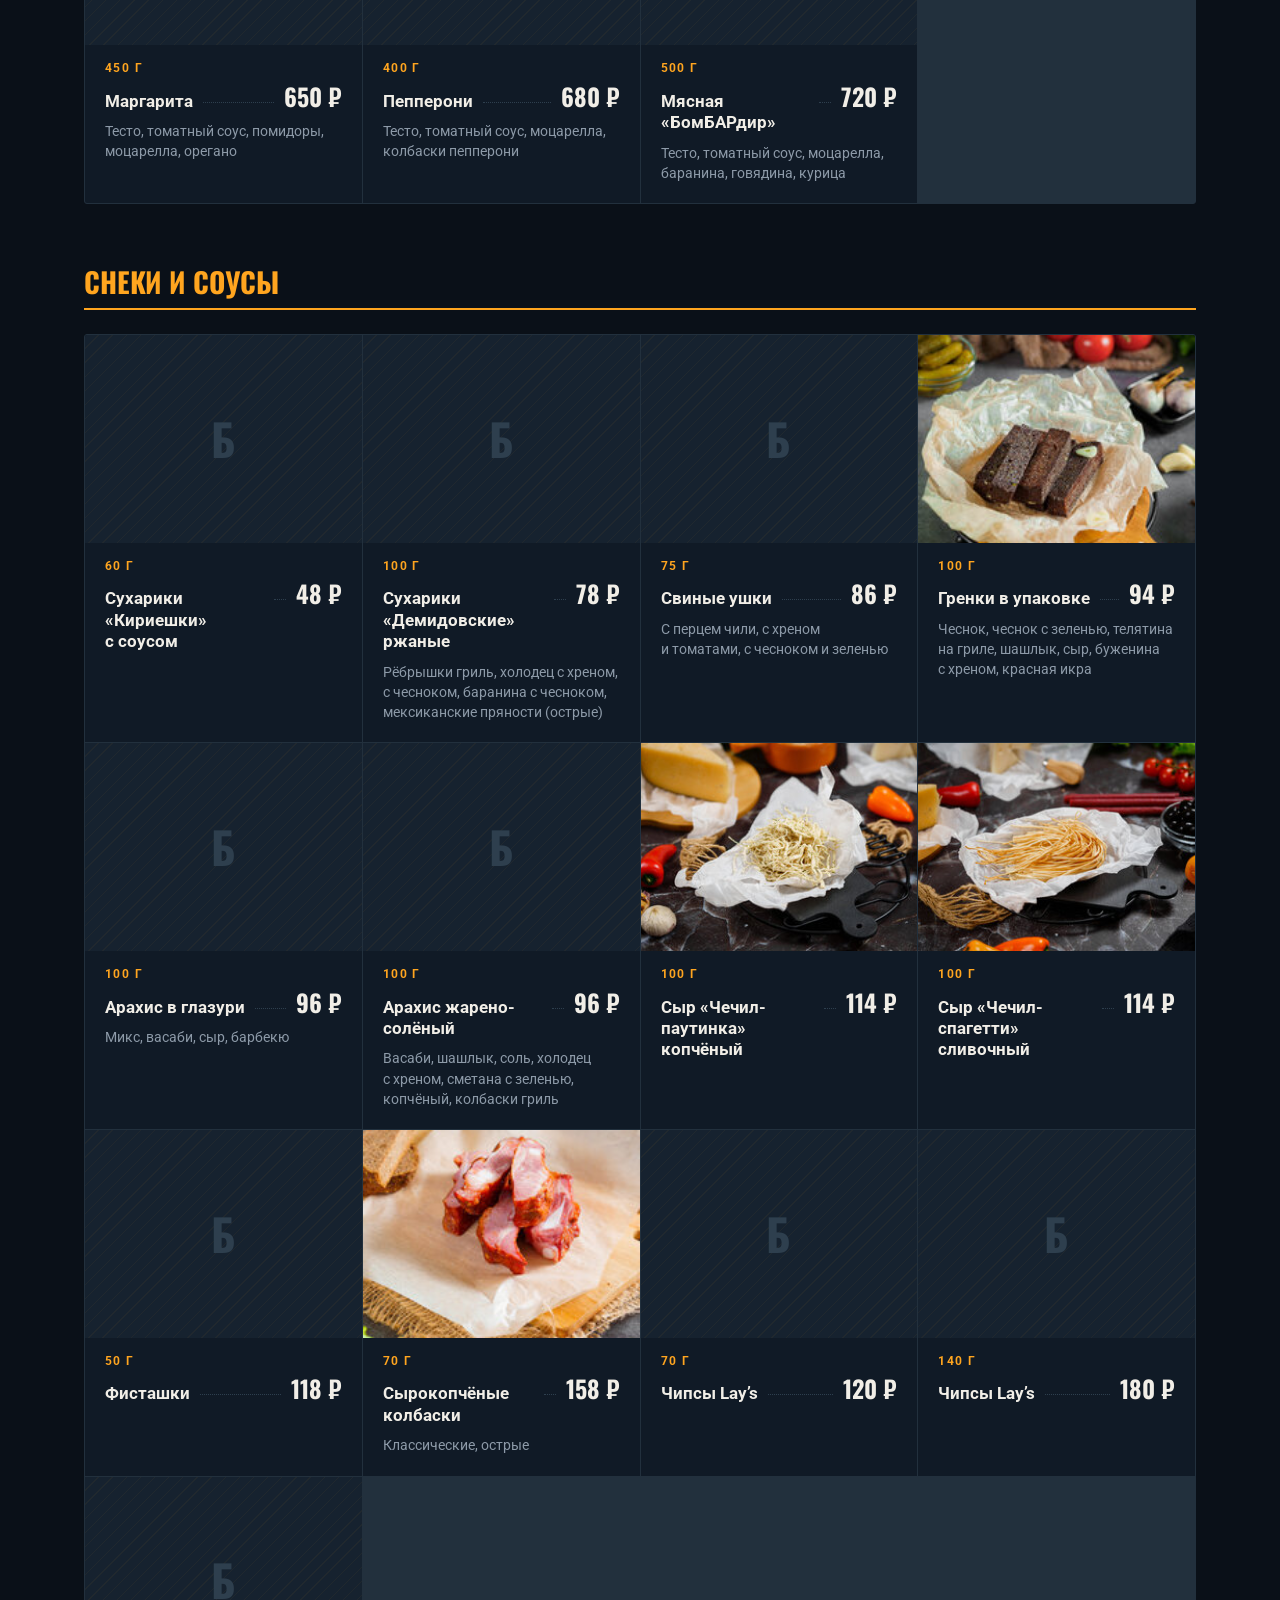
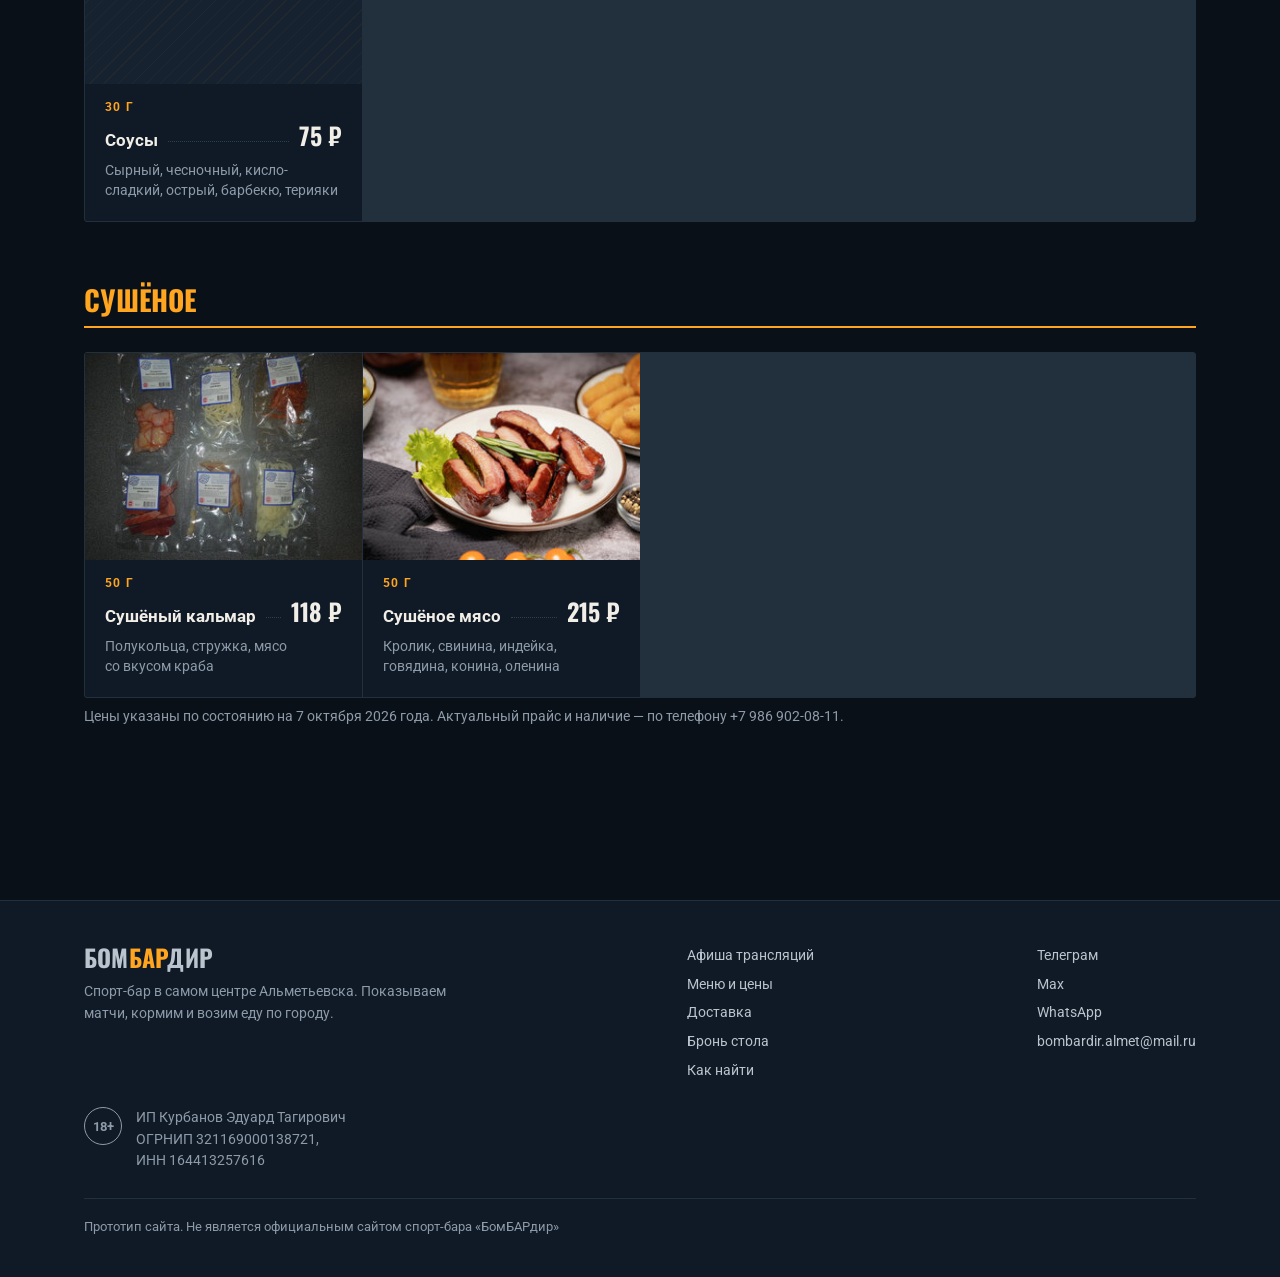
<file: menu.html>
<!doctype html>
<html lang="ru">
<head>
<meta charset="utf-8">
<meta name="viewport" content="width=device-width, initial-scale=1">
<title>Меню и цены — спорт-бар БомБАРдир</title>
<meta name="description" content="Меню спорт-бара «БомБАРдир» в Альметьевске: закуски, бургеры, пицца и снеки с граммовками и ценами. Те же цены в зале и в доставке.">
<meta name="theme-color" content="#0A1018">
<meta name="robots" content="noindex, nofollow">
<link rel="stylesheet" href="assets/fonts.css">
<link rel="stylesheet" href="assets/style.css">
</head>
<body>
<header class="top">
  <div class="wrap top-in">
    <a class="mark" href="index.html"><span>Бом</span><b>БАР</b><span>дир</span></a>
    <nav class="nav" id="nav">
      <a href="index.html" data-nav="home">Бар</a>
      <a href="index.html#afisha" data-nav="afisha">Афиша</a>
      <a href="menu.html" data-nav="menu" aria-current="page">Меню</a>
      <a href="book.html" data-nav="book">Бронь стола</a>
      <a href="index.html#contacts" data-nav="contacts">Контакты</a>
    </nav>
    <button class="burger" id="burger" aria-label="Меню сайта" aria-expanded="false">☰</button>
    <a class="call" href="tel:+79869020811">+7&nbsp;986&nbsp;902-08-11</a>
  </div>
</header>

<div class="led" id="top">
  <div class="wrap led-in">
    <span class="dot" id="statusDot"></span>
    <!-- Запасной текст на случай, если скрипт не отработал: дальше его
         заменяет живой статус «открыто / закрыто» из app.js -->
    <span id="statusText">Пн&nbsp;— чт до&nbsp;02:00, пт&nbsp;и&nbsp;сб&nbsp;— до&nbsp;03:00</span>
    <span class="led-sub" id="statusSub">Альметьевск, Ленина, 24&nbsp;· вход со&nbsp;стороны Пушкина</span>
  </div>
</div><main>
<div class="phead">
  <div class="wrap phead-in">
    <p class="eyebrow">Меню кухни и&nbsp;снеков</p>
    <h1>Всё, что&nbsp;берут к&nbsp;матчу</h1>
    <p class="lede">Готовим в&nbsp;баре и&nbsp;возим по&nbsp;городу&nbsp;— цены одинаковые и&nbsp;в&nbsp;зале, и&nbsp;в&nbsp;доставке. Граммовки и&nbsp;состав&nbsp;— как&nbsp;есть, без&nbsp;округлений.</p>
    <div class="hero-cta">
      <a class="btn btn-a" href="tel:+79869020811">Заказать по&nbsp;телефону</a>
      <a class="btn btn-b" href="book.html">Забронировать стол</a>
    </div>
  </div>
</div>

<section style="padding-top:0">
  <div class="wrap">
    <div class="filter-bar">
      <div class="filters" role="group" aria-label="Разделы меню">
        <button type="button" data-f="all" aria-pressed="true">Всё</button>
        <button type="button" data-f="hot" aria-pressed="false">Горячее</button>
        <button type="button" data-f="set" aria-pressed="false">Сеты</button>
        <button type="button" data-f="burger" aria-pressed="false">Бургеры</button>
        <button type="button" data-f="pizza" aria-pressed="false">Пицца</button>
        <button type="button" data-f="snack" aria-pressed="false">Снеки</button>
        <button type="button" data-f="dry" aria-pressed="false">Сушёное</button>
      </div>
    </div>

    <div class="cat" data-c="hot">
      <h3>Горячие закуски</h3>
      <ul class="dishes">
        <li class="dish">
          <figure><img src="assets/img/onion.jpg" alt="Луковые кольца в панировке с соусами"></figure>
          <div class="dish-body">
            <span class="w">100&nbsp;г</span>
            <div class="dish-top"><b>Луковые кольца</b><span class="dots"></span><span class="p">225&nbsp;₽</span></div>
            <p class="desc">Репчатый лук, специи, панировочные сухари</p>
          </div>
        </li>
        <li class="dish">
          <figure><img src="assets/img/fries.jpg" alt="Картофель фри в чугунной сковороде"></figure>
          <div class="dish-body">
            <span class="w">100&nbsp;г</span>
            <div class="dish-top"><b>Картофель фри</b><span class="dots"></span><span class="p">225&nbsp;₽</span></div>
          </div>
        </li>
        <li class="dish">
          <figure><img src="assets/img/potato.jpg" alt="Картофель по-деревенски"></figure>
          <div class="dish-body">
            <span class="w">100&nbsp;г</span>
            <div class="dish-top"><b>Картофель по-деревенски</b><span class="dots"></span><span class="p">225&nbsp;₽</span></div>
          </div>
        </li>
        <li class="dish">
          <figure><img src="assets/img/grenki.jpg" alt="Ржаные гренки с чесноком"></figure>
          <div class="dish-body">
            <span class="w">100&nbsp;г</span>
            <div class="dish-top"><b>Фирменные гренки с&nbsp;чесноком</b><span class="dots"></span><span class="p">240&nbsp;₽</span></div>
          </div>
        </li>
        <li class="dish">
          <figure><div class="noimg" aria-hidden="true">Б</div></figure>
          <div class="dish-body">
            <span class="w">180&nbsp;г</span>
            <div class="dish-top"><b>Жареные пельмени</b><span class="dots"></span><span class="p">285&nbsp;₽</span></div>
          </div>
        </li>
        <li class="dish">
          <figure><img src="assets/img/lulya.jpg" alt="Люля-кебаб на лаваше с овощами"></figure>
          <div class="dish-body">
            <span class="w">100&nbsp;г</span>
            <div class="dish-top"><b>Люля-кебаб на&nbsp;гриле</b><span class="dots"></span><span class="p">360&nbsp;₽</span></div>
            <p class="desc">Говядина, баранина, курица, болгарский перец, кинза, специи</p>
          </div>
        </li>
        <li class="dish">
          <figure><img src="assets/img/nuggets.jpg" alt="Фирменные наггетсы"></figure>
          <div class="dish-body">
            <span class="w">100&nbsp;г</span>
            <div class="dish-top"><b>Фирменные наггетсы</b><span class="dots"></span><span class="p">370&nbsp;₽</span></div>
          </div>
        </li>
        <li class="dish">
          <figure><div class="noimg" aria-hidden="true">Б</div></figure>
          <div class="dish-body">
            <span class="w">210&nbsp;г</span>
            <div class="dish-top"><b>Фирменные крылышки</b><span class="dots"></span><span class="p">370&nbsp;₽</span></div>
            <p class="desc">Куриные крылья, панировочные сухари, паприка, красный перец, прованские травы, чеснок, яйцо, мука</p>
          </div>
        </li>
        <li class="dish">
          <figure><img src="assets/img/wurzer.jpg" alt="Жареные колбаски с картофелем фри на лаваше"></figure>
          <div class="dish-body">
            <span class="w">150&nbsp;г</span>
            <div class="dish-top"><b>Колбаски «Вюрцер»</b><span class="dots"></span><span class="p">370&nbsp;₽</span></div>
          </div>
        </li>
        <li class="dish">
          <figure><img src="assets/img/shrimp.jpg" alt="Жареные креветки с лимоном"></figure>
          <div class="dish-body">
            <span class="w">150&nbsp;г</span>
            <div class="dish-top"><b>Креветки жареные</b><span class="dots"></span><span class="p">490&nbsp;₽</span></div>
            <p class="desc">В&nbsp;соевом соусе, с&nbsp;перцем и&nbsp;чесноком</p>
          </div>
        </li>
      </ul>
    </div>

    <div class="cat" data-c="set">
      <h3>Сеты и&nbsp;комбо</h3>
      <ul class="dishes">
        <li class="dish">
          <figure><img src="assets/img/combo-nuggets.jpg" alt="Наггетсы с картофелем фри и соусами на доске"></figure>
          <div class="dish-body">
            <span class="w">280&nbsp;г</span>
            <div class="dish-top"><b>Комбо «Фирменные наггетсы»</b><span class="dots"></span><span class="p">480&nbsp;₽</span></div>
            <p class="desc">Наггетсы, картофель фри, сырный соус</p>
          </div>
        </li>
        <li class="dish">
          <figure><div class="noimg" aria-hidden="true">Б</div></figure>
          <div class="dish-body">
            <span class="w">320&nbsp;г</span>
            <div class="dish-top"><b>Комбо «Фирменные крылья»</b><span class="dots"></span><span class="p">480&nbsp;₽</span></div>
            <p class="desc">Крылья, картофель фри, сырный соус</p>
          </div>
        </li>
        <li class="dish">
          <figure><img src="assets/img/bigset.jpg" alt="Большой сет закусок на круглом деревянном подносе"></figure>
          <div class="dish-body">
            <span class="w">700&nbsp;г</span>
            <div class="dish-top"><b>Большой сет на&nbsp;компанию</b><span class="dots"></span><span class="p">1&nbsp;320&nbsp;₽</span></div>
            <p class="desc">Крылышки, гренки, картошка (фри или&nbsp;по-деревенски), луковые кольца, сырные палочки, жареный сыр и&nbsp;два соуса на&nbsp;выбор&nbsp;— хватает на&nbsp;троих</p>
          </div>
        </li>
      </ul>
    </div>

    <div class="cat" data-c="burger">
      <h3>Бургеры и&nbsp;шаурма</h3>
      <ul class="dishes">
        <li class="dish">
          <figure><div class="noimg" aria-hidden="true">Б</div></figure>
          <div class="dish-body">
            <span class="w">330&nbsp;г</span>
            <div class="dish-top"><b>Шаурма</b><span class="dots"></span><span class="p">340&nbsp;₽</span></div>
          </div>
        </li>
        <li class="dish">
          <figure><div class="noimg" aria-hidden="true">Б</div></figure>
          <div class="dish-body">
            <span class="w">250&nbsp;г</span>
            <div class="dish-top"><b>Чикенбургер</b><span class="dots"></span><span class="p">350&nbsp;₽</span></div>
            <p class="desc">Куриная котлета, булочка с&nbsp;кунжутом, соус «Цезарь», лист капусты, томат, сыр&nbsp;Hochland</p>
          </div>
        </li>
        <li class="dish">
          <figure><div class="noimg" aria-hidden="true">Б</div></figure>
          <div class="dish-body">
            <span class="w">330&nbsp;г</span>
            <div class="dish-top"><b>Сырная шаурма</b><span class="dots"></span><span class="p">360&nbsp;₽</span></div>
          </div>
        </li>
        <li class="dish">
          <figure><div class="noimg" aria-hidden="true">Б</div></figure>
          <div class="dish-body">
            <span class="w">250&nbsp;г</span>
            <div class="dish-top"><b>Бургер «БомБАРдир»</b><span class="dots"></span><span class="p">390&nbsp;₽</span></div>
            <p class="desc">Говяжья котлета, булочка бриошь, соус гриль, пекинская капуста, сырный соус, сыр&nbsp;Hochland</p>
          </div>
        </li>
      </ul>
    </div>

    <div class="cat" data-c="pizza">
      <h3>Пицца</h3>
      <ul class="dishes">
        <li class="dish">
          <figure><div class="noimg" aria-hidden="true">Б</div></figure>
          <div class="dish-body">
            <span class="w">450&nbsp;г</span>
            <div class="dish-top"><b>Маргарита</b><span class="dots"></span><span class="p">650&nbsp;₽</span></div>
            <p class="desc">Тесто, томатный соус, помидоры, моцарелла, орегано</p>
          </div>
        </li>
        <li class="dish">
          <figure><div class="noimg" aria-hidden="true">Б</div></figure>
          <div class="dish-body">
            <span class="w">400&nbsp;г</span>
            <div class="dish-top"><b>Пепперони</b><span class="dots"></span><span class="p">680&nbsp;₽</span></div>
            <p class="desc">Тесто, томатный соус, моцарелла, колбаски пепперони</p>
          </div>
        </li>
        <li class="dish">
          <figure><div class="noimg" aria-hidden="true">Б</div></figure>
          <div class="dish-body">
            <span class="w">500&nbsp;г</span>
            <div class="dish-top"><b>Мясная «БомБАРдир»</b><span class="dots"></span><span class="p">720&nbsp;₽</span></div>
            <p class="desc">Тесто, томатный соус, моцарелла, баранина, говядина, курица</p>
          </div>
        </li>
      </ul>
    </div>

    <div class="cat" data-c="snack">
      <h3>Снеки и&nbsp;соусы</h3>
      <ul class="dishes">
        <li class="dish">
          <figure><div class="noimg" aria-hidden="true">Б</div></figure>
          <div class="dish-body">
            <span class="w">60&nbsp;г</span>
            <div class="dish-top"><b>Сухарики «Кириешки» с&nbsp;соусом</b><span class="dots"></span><span class="p">48&nbsp;₽</span></div>
          </div>
        </li>
        <li class="dish">
          <figure><div class="noimg" aria-hidden="true">Б</div></figure>
          <div class="dish-body">
            <span class="w">100&nbsp;г</span>
            <div class="dish-top"><b>Сухарики «Демидовские» ржаные</b><span class="dots"></span><span class="p">78&nbsp;₽</span></div>
            <p class="desc">Рёбрышки гриль, холодец с&nbsp;хреном, с&nbsp;чесноком, баранина с&nbsp;чесноком, мексиканские пряности (острые)</p>
          </div>
        </li>
        <li class="dish">
          <figure><div class="noimg" aria-hidden="true">Б</div></figure>
          <div class="dish-body">
            <span class="w">75&nbsp;г</span>
            <div class="dish-top"><b>Свиные ушки</b><span class="dots"></span><span class="p">86&nbsp;₽</span></div>
            <p class="desc">С&nbsp;перцем чили, с&nbsp;хреном и&nbsp;томатами, с&nbsp;чесноком и&nbsp;зеленью</p>
          </div>
        </li>
        <li class="dish">
          <figure><img src="assets/img/grenki-pack.jpg" alt="Ржаные гренки на деревянной доске"></figure>
          <div class="dish-body">
            <span class="w">100&nbsp;г</span>
            <div class="dish-top"><b>Гренки в&nbsp;упаковке</b><span class="dots"></span><span class="p">94&nbsp;₽</span></div>
            <p class="desc">Чеснок, чеснок с&nbsp;зеленью, телятина на&nbsp;гриле, шашлык, сыр, буженина с&nbsp;хреном, красная икра</p>
          </div>
        </li>
        <li class="dish">
          <figure><div class="noimg" aria-hidden="true">Б</div></figure>
          <div class="dish-body">
            <span class="w">100&nbsp;г</span>
            <div class="dish-top"><b>Арахис в&nbsp;глазури</b><span class="dots"></span><span class="p">96&nbsp;₽</span></div>
            <p class="desc">Микс, васаби, сыр, барбекю</p>
          </div>
        </li>
        <li class="dish">
          <figure><div class="noimg" aria-hidden="true">Б</div></figure>
          <div class="dish-body">
            <span class="w">100&nbsp;г</span>
            <div class="dish-top"><b>Арахис жарено-солёный</b><span class="dots"></span><span class="p">96&nbsp;₽</span></div>
            <p class="desc">Васаби, шашлык, соль, холодец с&nbsp;хреном, сметана с&nbsp;зеленью, копчёный, колбаски гриль</p>
          </div>
        </li>
        <li class="dish">
          <figure><img src="assets/img/chechil-smoked.jpg" alt="Копчёный сыр «Чечил-паутинка»"></figure>
          <div class="dish-body">
            <span class="w">100&nbsp;г</span>
            <div class="dish-top"><b>Сыр «Чечил-паутинка» копчёный</b><span class="dots"></span><span class="p">114&nbsp;₽</span></div>
          </div>
        </li>
        <li class="dish">
          <figure><img src="assets/img/chechil-cream.jpg" alt="Сливочный сыр «Чечил-спагетти»"></figure>
          <div class="dish-body">
            <span class="w">100&nbsp;г</span>
            <div class="dish-top"><b>Сыр «Чечил-спагетти» сливочный</b><span class="dots"></span><span class="p">114&nbsp;₽</span></div>
          </div>
        </li>
        <li class="dish">
          <figure><div class="noimg" aria-hidden="true">Б</div></figure>
          <div class="dish-body">
            <span class="w">50&nbsp;г</span>
            <div class="dish-top"><b>Фисташки</b><span class="dots"></span><span class="p">118&nbsp;₽</span></div>
          </div>
        </li>
        <li class="dish">
          <figure><img src="assets/img/kolbaski.jpg" alt="Нарезка сырокопчёных колбасок"></figure>
          <div class="dish-body">
            <span class="w">70&nbsp;г</span>
            <div class="dish-top"><b>Сырокопчёные колбаски</b><span class="dots"></span><span class="p">158&nbsp;₽</span></div>
            <p class="desc">Классические, острые</p>
          </div>
        </li>
        <li class="dish">
          <figure><div class="noimg" aria-hidden="true">Б</div></figure>
          <div class="dish-body">
            <span class="w">70&nbsp;г</span>
            <div class="dish-top"><b>Чипсы Lay’s</b><span class="dots"></span><span class="p">120&nbsp;₽</span></div>
          </div>
        </li>
        <li class="dish">
          <figure><div class="noimg" aria-hidden="true">Б</div></figure>
          <div class="dish-body">
            <span class="w">140&nbsp;г</span>
            <div class="dish-top"><b>Чипсы Lay’s</b><span class="dots"></span><span class="p">180&nbsp;₽</span></div>
          </div>
        </li>
        <li class="dish">
          <figure><div class="noimg" aria-hidden="true">Б</div></figure>
          <div class="dish-body">
            <span class="w">30&nbsp;г</span>
            <div class="dish-top"><b>Соусы</b><span class="dots"></span><span class="p">75&nbsp;₽</span></div>
            <p class="desc">Сырный, чесночный, кисло-сладкий, острый, барбекю, терияки</p>
          </div>
        </li>
      </ul>
    </div>

    <div class="cat" data-c="dry">
      <h3>Сушёное</h3>
      <ul class="dishes">
        <li class="dish">
          <figure><img src="assets/img/dried-pack.jpg" alt="Сушёные морепродукты и мясо в фирменных упаковках"></figure>
          <div class="dish-body">
            <span class="w">50&nbsp;г</span>
            <div class="dish-top"><b>Сушёный кальмар</b><span class="dots"></span><span class="p">118&nbsp;₽</span></div>
            <p class="desc">Полукольца, стружка, мясо со&nbsp;вкусом краба</p>
          </div>
        </li>
        <li class="dish">
          <figure><img src="assets/img/dried-meat.jpg" alt="Ломтики сушёного мяса на тарелке"></figure>
          <div class="dish-body">
            <span class="w">50&nbsp;г</span>
            <div class="dish-top"><b>Сушёное мясо</b><span class="dots"></span><span class="p">215&nbsp;₽</span></div>
            <p class="desc">Кролик, свинина, индейка, говядина, конина, оленина</p>
          </div>
        </li>
      </ul>
      <p class="menu-note">Цены указаны по&nbsp;состоянию на&nbsp;7&nbsp;октября 2026&nbsp;года. Актуальный прайс и&nbsp;наличие&nbsp;— по&nbsp;телефону +7&nbsp;986&nbsp;902-08-11.</p>
    </div>
  </div>
</section>
</main><footer class="site">
  <div class="wrap foot">
    <div style="max-width:38ch;display:flex;flex-direction:column;gap:12px">
      <a class="mark" href="index.html" style="font-size:24px"><span>Бом</span><b>БАР</b><span>дир</span></a>
      <p>Спорт-бар в&nbsp;самом центре Альметьевска. Показываем матчи, кормим и&nbsp;возим еду по&nbsp;городу.</p>
    </div>
    <ul>
      <li><a href="index.html#afisha">Афиша трансляций</a></li>
      <li><a href="menu.html">Меню и&nbsp;цены</a></li>
      <li><a href="index.html#delivery">Доставка</a></li>
      <li><a href="book.html">Бронь стола</a></li>
      <li><a href="index.html#contacts">Как найти</a></li>
    </ul>
    <ul>
      <li><a href="https://t.me/bombardiralmet" target="_blank" rel="noopener">Телеграм</a></li>
      <li><a href="https://max.ru/id164413257616_biz" target="_blank" rel="noopener">Max</a></li>
      <li><a href="https://wa.me/79178835742" target="_blank" rel="noopener">WhatsApp</a></li>
      <li><a href="mailto:bombardir.almet@mail.ru">bombardir.almet@mail.ru</a></li>
    </ul>
    <div style="max-width:34ch;display:flex;gap:14px;align-items:flex-start">
      <span class="age" aria-hidden="true">18+</span>
      <p>ИП&nbsp;Курбанов Эдуард Тагирович<br>ОГРНИП&nbsp;321169000138721, ИНН&nbsp;164413257616</p>
    </div>
    <!-- СНЯТЬ В ДЕНЬ ЗАПУСКА на домене заведения -->
    <div style="flex-basis:100%;border-top:1px solid var(--line);padding-top:18px">
      <p style="font-size:12.5px">Прототип сайта. Не&nbsp;является официальным сайтом спорт-бара «БомБАРдир»</p>
    </div>
  </div>
</footer><script src="assets/app.js"></script>
</body>
</html>
</file>
<file: assets/fonts.css>
/* Oswald 700 и Roboto 400/700 (OFL), подмножества latin/latin-ext/cyrillic, вшиты как data URI */
@font-face{font-family:"Oswald";font-style:normal;font-weight:700;font-display:swap;src:url([data-uri]) format("woff2");unicode-range:U+0301, U+0400-045F, U+0490-0491, U+04B0-04B1, U+2116}
@font-face{font-family:"Oswald";font-style:normal;font-weight:700;font-display:swap;src:url([data-uri]) format("woff2");unicode-range:U+0100-02BA, U+02BD-02C5, U+02C7-02CC, U+02CE-02D7, U+02DD-02FF, U+0304, U+0308, U+0329, U+1D00-1DBF, U+1E00-1E9F, U+1EF2-1EFF, U+2020, U+20A0-20AB, U+20AD-20C0, U+2113, U+2C60-2C7F, U+A720-A7FF}
@font-face{font-family:"Oswald";font-style:normal;font-weight:700;font-display:swap;src:url([data-uri]) format("woff2");unicode-range:U+0000-00FF, U+0131, U+0152-0153, U+02BB-02BC, U+02C6, U+02DA, U+02DC, U+0304, U+0308, U+0329, U+2000-206F, U+20AC, U+2122, U+2191, U+2193, U+2212, U+2215, U+FEFF, U+FFFD}
@font-face{font-family:"Roboto";font-style:normal;font-weight:400;font-display:swap;src:url([data-uri]) format("woff2");unicode-range:U+0301, U+0400-045F, U+0490-0491, U+04B0-04B1, U+2116}
@font-face{font-family:"Roboto";font-style:normal;font-weight:400;font-display:swap;src:url([data-uri]) format("woff2");unicode-range:U+0100-02BA, U+02BD-02C5, U+02C7-02CC, U+02CE-02D7, U+02DD-02FF, U+0304, U+0308, U+0329, U+1D00-1DBF, U+1E00-1E9F, U+1EF2-1EFF, U+2020, U+20A0-20AB, U+20AD-20C0, U+2113, U+2C60-2C7F, U+A720-A7FF}
@font-face{font-family:"Roboto";font-style:normal;font-weight:400;font-display:swap;src:url([data-uri]) format("woff2");unicode-range:U+0000-00FF, U+0131, U+0152-0153, U+02BB-02BC, U+02C6, U+02DA, U+02DC, U+0304, U+0308, U+0329, U+2000-206F, U+20AC, U+2122, U+2191, U+2193, U+2212, U+2215, U+FEFF, U+FFFD}
@font-face{font-family:"Roboto";font-style:normal;font-weight:700;font-display:swap;src:url([data-uri]) format("woff2");unicode-range:U+0301, U+0400-045F, U+0490-0491, U+04B0-04B1, U+2116}
@font-face{font-family:"Roboto";font-style:normal;font-weight:700;font-display:swap;src:url([data-uri]) format("woff2");unicode-range:U+0100-02BA, U+02BD-02C5, U+02C7-02CC, U+02CE-02D7, U+02DD-02FF, U+0304, U+0308, U+0329, U+1D00-1DBF, U+1E00-1E9F, U+1EF2-1EFF, U+2020, U+20A0-20AB, U+20AD-20C0, U+2113, U+2C60-2C7F, U+A720-A7FF}
@font-face{font-family:"Roboto";font-style:normal;font-weight:700;font-display:swap;src:url([data-uri]) format("woff2");unicode-range:U+0000-00FF, U+0131, U+0152-0153, U+02BB-02BC, U+02C6, U+02DA, U+02DC, U+0304, U+0308, U+0329, U+2000-206F, U+20AC, U+2122, U+2191, U+2193, U+2212, U+2215, U+FEFF, U+FFFD}
</file>
<file: assets/style.css>
/* ─────────── токены ─────────── */
:root{
  color-scheme: dark;

  --ink:      #0A1018;   /* сине-чёрный: подвал, освещённый экраном */
  --ink-2:    #101A26;
  --ink-3:    #16222F;
  --line:     #22303D;
  --line-2:   #2E3F4E;
  --chalk:    #F1EEE7;   /* тёплый белый — цвет кирпичной стены зала */
  --muted:    #8D9AA8;
  --amber:    #FFA51F;   /* пиво и светодиодное табло — единственный смелый цвет */
  --pitch:    #35A566;   /* зелень поля: только статусы */

  --d: "Oswald", "Arial Narrow", system-ui, sans-serif;
  --t: "Roboto", system-ui, -apple-system, "Segoe UI", sans-serif;

  --pad: clamp(20px, 5vw, 72px);
  --maxw: 1240px;
  --chrome: 106px;   /* шапка + строка статуса; уточняется скриптом */
}

*,*::before,*::after{ box-sizing:border-box }
html{ -webkit-text-size-adjust:100%; scroll-behavior:smooth }
body{
  margin:0;
  background:var(--ink);
  color:var(--chalk);
  font:400 17px/1.55 var(--t);
  overflow-x:hidden;
}
img{ max-width:100%; display:block }
a{ color:inherit }
:where(a,button,input,select,textarea):focus-visible{
  outline:2px solid var(--amber); outline-offset:3px; border-radius:2px;
}

.wrap{ width:100%; max-width:var(--maxw); margin-inline:auto; padding-inline:var(--pad) }
[id]{ scroll-margin-top:78px }

h1,h2,h3{ font-family:var(--d); font-weight:700; text-transform:uppercase;
  letter-spacing:-.005em; line-height:.9; text-wrap:balance; margin:0 }
h1{ font-size:clamp(34px,6.2vw,74px) }
h2{ font-size:clamp(32px,5.6vw,64px) }
h3{ font-size:clamp(21px,2.8vw,28px); line-height:1 }
p{ margin:0 }

.eyebrow{
  font:700 12px/1 var(--t); text-transform:uppercase; letter-spacing:.17em;
  color:var(--amber); display:flex; align-items:center; gap:10px; flex-wrap:wrap;
}
.eyebrow::before{ content:""; width:26px; height:2px; background:var(--amber); flex:none }
.lede{ font-size:clamp(17px,1.9vw,21px); line-height:1.5; color:#C9D2DB; max-width:60ch }
.num{ font-variant-numeric:tabular-nums }
.muted{ color:var(--muted) }

/* ─────────── шапка ─────────── */
.top{
  position:sticky; top:0; z-index:60;
  background:rgba(10,16,24,.92); backdrop-filter:blur(12px);
  border-bottom:1px solid var(--line);
}
.top-in{ display:flex; align-items:center; gap:20px; height:66px }
.mark{ font-family:var(--d); font-size:27px; line-height:1; text-transform:uppercase;
  letter-spacing:.01em; text-decoration:none; white-space:nowrap; flex:none }
.mark b{ color:var(--amber); font-weight:700 }
.mark span{ font-weight:700 }
.nav{ display:flex; gap:26px; margin-left:auto; font-size:14px }
.nav a{ text-decoration:none; color:#B9C4CE; padding:6px 0; border-bottom:2px solid transparent }
.nav a:hover{ color:var(--chalk); border-bottom-color:var(--amber) }
.nav a[aria-current="page"]{ color:var(--chalk); border-bottom-color:var(--amber) }
.call{
  flex:none; text-decoration:none; font:700 14px/1 var(--t);
  padding:12px 18px; border:1px solid var(--amber); color:var(--amber); border-radius:2px;
  white-space:nowrap;
}
.call:hover{ background:var(--amber); color:var(--ink) }
.burger{ display:none; margin-left:auto; background:none; border:1px solid var(--line-2);
  color:var(--chalk); width:42px; height:38px; border-radius:2px; font-size:18px; cursor:pointer }

@media (max-width:940px){
  .nav{ display:none; position:absolute; top:66px; left:0; right:0; margin-left:0;
    flex-direction:column; gap:0; background:var(--ink-2); border-bottom:1px solid var(--line); padding:8px 0 }
  .nav.open{ display:flex }
  .nav a{ padding:13px var(--pad); border-bottom:1px solid var(--line) }
  .burger{ display:block }
  .top-in .call{ display:none }
}

/* ─────────── светодиодная строка статуса ─────────── */
.led{
  background:var(--ink-2);
  border-bottom:1px solid var(--line);
  background-image:radial-gradient(circle at center, rgba(255,165,31,.10) 1px, transparent 1.2px);
  background-size:5px 5px;
}
.led-in{
  display:flex; align-items:center; gap:12px; flex-wrap:wrap;
  /* только padding-block: сокращённая запись padding обнуляла боковые
     отступы .wrap, и строка статуса уезжала левее всего остального текста */
  padding-block:11px; font:700 12.5px/1.35 var(--t);
  text-transform:uppercase; letter-spacing:.11em;
}
.dot{ width:8px; height:8px; border-radius:50%; background:var(--amber); flex:none;
  box-shadow:0 0 0 4px rgba(255,165,31,.16); animation:pulse 2.4s ease-in-out infinite }
.dot.on{ background:var(--pitch); box-shadow:0 0 0 4px rgba(53,165,102,.18) }
@keyframes pulse{ 50%{ opacity:.35 } }
.led-sub{ color:var(--muted); letter-spacing:.06em; font-weight:400; text-transform:none; font-size:13px }

/* ─────────── кнопки ─────────── */
.btn{
  display:inline-flex; align-items:center; gap:9px; text-decoration:none; cursor:pointer;
  font:700 15px/1 var(--t); padding:16px 26px; border-radius:2px; border:1px solid transparent;
  transition:background .15s, color .15s, border-color .15s;
}
.btn-a{ background:var(--amber); color:#160D00 }
.btn-a:hover{ background:#FFB94E }
.btn-b{ border-color:var(--line-2); color:var(--chalk); background:rgba(16,26,38,.6) }
.btn-b:hover{ border-color:var(--amber); color:var(--amber) }

/* ─────────── герой ─────────── */
/* герой — единственная секция без общих отступов: высоту задаёт .hero-in */
.hero{ position:relative; isolation:isolate; overflow:hidden; padding-block:0 }
.hero-bg{ position:absolute; inset:0; z-index:-2; width:100%; height:100%; object-fit:cover;
  object-position:50% 40% }
.hero::after{
  content:""; position:absolute; inset:0; z-index:-1;
  background:
    linear-gradient(102deg, var(--ink) 4%, rgba(10,16,24,.88) 44%, rgba(10,16,24,.34) 100%),
    linear-gradient(to top, var(--ink) 2%, transparent 40%);
}
/* герой держим ровно в один экран. Высоту шапки со строкой статуса подставляет
   скрипт в --chrome: на узком экране строка статуса переносится и занимает больше,
   поэтому константу сюда забивать нельзя. Значение ниже — запасное. */
.hero-in{
  min-height:calc(100vh - var(--chrome)); min-height:calc(100svh - var(--chrome));
  padding-block:clamp(28px,5vh,64px) clamp(20px,3vh,36px);
  display:flex; flex-direction:column; justify-content:flex-end; gap:clamp(12px,1.8vh,20px);
}
.hero h1{ max-width:21ch; font-size:clamp(32px,5.2vw,64px) }
.hero h1 em{ font-style:normal; color:var(--amber) }
.hero .lede{ max-width:54ch; font-size:clamp(15.5px,1.6vw,19px) }
.hero-cta{ display:flex; gap:12px; flex-wrap:wrap; margin-top:2px }

/* факты — нижняя полка того же экрана, а не отдельный блок */
.hero-facts{
  display:grid; grid-template-columns:repeat(4,1fr);
  margin-top:clamp(8px,1.6vh,20px); border-top:1px solid var(--line-2);
}
.hero-facts div{ padding:clamp(12px,1.8vh,20px) clamp(12px,1.4vw,22px) 0; border-left:1px solid var(--line-2) }
.hero-facts div:first-child{ border-left:0; padding-left:0 }
.hero-facts b{
  display:block; font-family:var(--d); font-weight:700; line-height:.88;
  font-size:clamp(25px,3vw,40px); color:var(--amber); font-variant-numeric:tabular-nums;
}
.hero-facts span{ display:block; margin-top:6px; font-size:12.5px; line-height:1.3; color:var(--muted) }
@media (max-width:640px){
  .hero-facts{ grid-template-columns:repeat(2,1fr) }
  .hero-facts div:nth-child(3){ border-left:0; padding-left:0 }
  .hero-facts div:nth-child(n+3){ margin-top:clamp(12px,2vh,18px); border-top:1px solid var(--line) }
}

/* компактный герой внутренних страниц */
.phead{ border-bottom:1px solid var(--line); background:var(--ink-2) }
.phead-in{ padding-block:clamp(44px,7vw,84px); display:flex; flex-direction:column; gap:20px }

/* ─────────── секции ─────────── */
section{ padding-block:clamp(56px,8.5vw,110px) }
.head{ display:flex; flex-direction:column; gap:18px; margin-bottom:44px; max-width:70ch }

/* афиша */
.slate{
  border:1px solid var(--line); background:var(--ink-2); border-radius:3px;
  display:grid; grid-template-columns:minmax(0,1.15fr) minmax(0,.85fr);
}
@media (max-width:860px){ .slate{ grid-template-columns:1fr } }
.slate-main{ padding:clamp(26px,4vw,44px); border-right:1px solid var(--line) }
@media (max-width:860px){ .slate-main{ border-right:0; border-bottom:1px solid var(--line) } }
.slate-side{ padding:clamp(26px,4vw,44px); display:flex; flex-direction:column; gap:20px }
.leagues{ display:flex; flex-wrap:wrap; gap:8px; margin-top:22px; padding:0; list-style:none }
.leagues li{ font:700 12px/1 var(--t); text-transform:uppercase; letter-spacing:.09em;
  border:1px solid var(--line-2); color:#C2CCD5; padding:9px 13px; border-radius:2px }
.match-list{ list-style:none; padding:0; margin:0; display:flex; flex-direction:column }
.match{ display:grid; grid-template-columns:auto 1fr auto; gap:16px; align-items:baseline;
  padding:16px 0; border-bottom:1px solid var(--line) }
.match:first-child{ padding-top:0 }
.match:last-child{ border-bottom:0; padding-bottom:0 }
.match time{ font-family:var(--d); font-weight:700; font-size:26px; color:var(--amber);
  font-variant-numeric:tabular-nums; line-height:1 }
.match b{ font-weight:700; font-size:16px }
.match i{ font-style:normal; font-size:12.5px; color:var(--muted); text-transform:uppercase; letter-spacing:.09em }
.empty-slot{ border:1px dashed var(--line-2); border-radius:3px; padding:24px; color:var(--muted); font-size:15px }
.empty-slot b{ display:block; color:var(--chalk); font-size:16px; margin-bottom:7px }

/* карточки-фичи. Ровно три в ряд: на auto-fit шесть карточек вставали 4 + 2
   и справа оставалась дыра. 3 × 2 — полный прямоугольник. */
.feats{ display:grid; grid-template-columns:repeat(3,1fr); gap:1px;
  background:var(--line); border:1px solid var(--line); border-radius:3px; overflow:hidden }
@media (max-width:980px){ .feats{ grid-template-columns:repeat(2,1fr) } }
@media (max-width:620px){ .feats{ grid-template-columns:1fr } }
.feat{ background:var(--ink-2); padding:clamp(24px,3vw,34px); display:flex; flex-direction:column; gap:11px }
.feat h3{ color:var(--chalk) }
.feat p{ color:var(--muted); font-size:15.5px; line-height:1.5 }
.feat .tag{ font:700 11.5px/1 var(--t); letter-spacing:.13em; text-transform:uppercase; color:var(--amber) }

/* ─────────── галерея ───────────
   Раньше фотографии шли отдельной полосой между секциями и висели ни к чему.
   Теперь у них есть свой раздел, разнокалиберная сетка и подписи: подпись
   и привязывает кадр к смыслу. Пропорции первого ряда подобраны так, чтобы
   широкий и боковой кадр были одной высоты: 4 колонки / 16:9 = 2 колонки / 8:9. */
.gallery{ display:grid; grid-template-columns:repeat(6,1fr); gap:clamp(12px,1.4vw,22px) }
.gallery figure{ margin:0; display:flex; flex-direction:column; gap:11px }
.gallery img{
  width:100%; aspect-ratio:3/2; object-fit:cover; border-radius:3px;
  border:1px solid var(--line-2); filter:saturate(.92);
}
.gallery figcaption{ font-size:13.5px; line-height:1.4; color:var(--muted); padding-left:13px;
  border-left:2px solid var(--amber) }
/* Пропорции ячеек совпадают с родными пропорциями снимков, поэтому кадры
   не обрезаются: 16:9 у широкого, 3:4 у вертикального, 3:2 у половинных. */
.gallery figure.g-wide{ grid-column:span 4 }
.gallery figure.g-wide img{ aspect-ratio:16/9 }
.gallery figure.g-side{ grid-column:span 2 }
/* вертикальный кадр 3:4 в ячейке 8:9 теряет по краям — смещаем кадрирование
   вверх, чтобы экран остался целиком, а срезались тёмные спинки стульев */
.gallery figure.g-side img{ aspect-ratio:8/9; object-position:50% 32% }
.gallery figure.g-half{ grid-column:span 3 }
.gallery figure.g-half img{ aspect-ratio:3/2 }

/* Ниже селекторы той же формы, что и базовые: иначе .gallery figure.g-wide img
   перебивает по специфичности и на узком экране остаются широкие ячейки.
   На планшете все шесть кадров равны — получается ровно три ряда по два. */
@media (max-width:900px){
  .gallery{ grid-template-columns:repeat(2,1fr) }
  .gallery figure.g-wide,
  .gallery figure.g-side,
  .gallery figure.g-half{ grid-column:span 1 }
  .gallery figure.g-wide img,
  .gallery figure.g-side img,
  .gallery figure.g-half img{ aspect-ratio:3/2; object-position:50% 50% }
}
@media (max-width:560px){
  .gallery{ grid-template-columns:1fr }
}

/* ─────────── меню ─────────── */
.filters{ display:flex; gap:8px; flex-wrap:wrap; margin-bottom:14px }
.filters button{
  font:700 12.5px/1 var(--t); text-transform:uppercase; letter-spacing:.1em; cursor:pointer;
  background:transparent; border:1px solid var(--line-2); color:#BCC7D1;
  padding:11px 15px; border-radius:2px; transition:.15s;
}
.filters button:hover{ border-color:var(--amber); color:var(--amber) }
.filters button[aria-pressed="true"]{ background:var(--amber); border-color:var(--amber); color:#160D00 }
.filter-bar{ position:sticky; top:66px; z-index:40; background:var(--ink);
  padding-block:16px 10px; border-bottom:1px solid var(--line); margin-bottom:38px }

.cat{ margin-bottom:clamp(40px,5vw,64px) }
.cat > h3{ color:var(--amber); padding-bottom:12px; border-bottom:2px solid var(--amber); margin-bottom:24px }
.dishes{ list-style:none; margin:0; padding:0;
  display:grid; grid-template-columns:repeat(auto-fill,minmax(258px,1fr)); gap:1px;
  background:var(--line); border:1px solid var(--line); border-radius:3px; overflow:hidden }
.dish{ background:var(--ink-2); display:flex; flex-direction:column }
.dish figure{ margin:0; position:relative; background:var(--ink-3) }
.dish img{ width:100%; aspect-ratio:4/3; object-fit:cover }
.dish .noimg{
  aspect-ratio:4/3; display:grid; place-items:center; color:var(--line-2);
  font-family:var(--d); font-weight:700; font-size:44px; letter-spacing:.02em;
  background:
    repeating-linear-gradient(135deg, transparent 0 9px, rgba(255,165,31,.045) 9px 10px),
    var(--ink-3);
}
.dish-body{ padding:18px 20px 20px; display:flex; flex-direction:column; gap:9px; flex:1 }
.dish-top{ display:flex; align-items:baseline; gap:10px }
.dish-top b{ font-weight:700; font-size:16.5px; line-height:1.3 }
.dish-top .dots{ flex:1; border-bottom:1px dotted var(--line-2); transform:translateY(-4px); min-width:12px }
.dish-top .p{ font-family:var(--d); font-weight:700; font-size:24px; line-height:1;
  color:var(--chalk); font-variant-numeric:tabular-nums; white-space:nowrap }
.dish .w{ font:700 11.5px/1 var(--t); letter-spacing:.12em; text-transform:uppercase; color:var(--amber);
  font-variant-numeric:tabular-nums }
.dish .desc{ font-size:14px; line-height:1.45; color:var(--muted) }
.menu-note{ font-size:14px; color:var(--muted); margin-top:8px }

/* ─────────── доставка ─────────── */
.two{ display:grid; grid-template-columns:repeat(auto-fit,minmax(300px,1fr));
  gap:clamp(28px,4vw,56px); align-items:stretch }

/* Контакты стоят в одной строке с заголовком, а не под графиком: иначе справа
   от крупного заголовка зияла дыра, а под списком — пустая полоса фона. */
.del-top{
  display:grid; grid-template-columns:minmax(0,1.05fr) minmax(0,.95fr);
  gap:clamp(28px,4vw,56px); align-items:start; margin-bottom:clamp(34px,4vw,52px);
}
.del-top .head{ margin-bottom:0 }
#delivery .lede{ max-width:46ch }
@media (max-width:900px){ .del-top{ grid-template-columns:1fr } }

/* График — строка-табло во всю ширину, тем же приёмом, что факты первого экрана */
#delivery .hours{ display:grid; grid-template-columns:repeat(4,1fr);
  border-top:1px solid var(--line-2) }
#delivery .hours li{ display:block; border-bottom:0; border-left:1px solid var(--line);
  padding:clamp(14px,1.8vw,20px) clamp(14px,1.5vw,22px) 0 }
#delivery .hours li:first-child{ border-left:0; padding-left:0 }
#delivery .hours .d{ display:block; font-size:13.5px; line-height:1.3 }
#delivery .hours .h{ display:block; margin-top:9px; font-size:clamp(21px,2.3vw,29px) }
@media (max-width:760px){
  #delivery .hours{ grid-template-columns:repeat(2,1fr) }
  #delivery .hours li:nth-child(3){ border-left:0; padding-left:0 }
  #delivery .hours li:nth-child(n+3){ margin-top:clamp(14px,2vw,20px); border-top:1px solid var(--line) }
  /* «Понедельник — четверг · сегодня» занимает две строки, соседние дни — одну;
     без резерва высоты время в ячейках стоит на разных уровнях */
  #delivery .hours .d{ min-height:2.7em }
}

.del-foot{ display:flex; gap:clamp(18px,3vw,44px); align-items:center;
  justify-content:space-between; flex-wrap:wrap; margin-top:clamp(22px,3vw,34px) }
.del-foot .menu-note{ margin-top:0; max-width:64ch }
.hours-cap{ font:700 11.5px/1 var(--t); text-transform:uppercase; letter-spacing:.13em;
  color:var(--amber); margin-bottom:14px }
.hours{ list-style:none; margin:0; padding:0; border-top:1px solid var(--line) }
.hours li{ display:flex; justify-content:space-between; gap:16px; align-items:baseline;
  padding:14px 0; border-bottom:1px solid var(--line) }
.hours .d{ font-size:15px; color:#C6D0D9 }
.hours .h{ font-family:var(--d); font-weight:700; font-size:22px; color:var(--amber);
  font-variant-numeric:tabular-nums; line-height:1 }
.hours li.today .d::after{ content:" · сегодня"; color:var(--amber); font-weight:700; font-size:12px;
  text-transform:uppercase; letter-spacing:.1em }

.chan{ display:flex; flex-direction:column; gap:1px; background:var(--line);
  border:1px solid var(--line); border-radius:3px; overflow:hidden }
.chan a{ background:var(--ink-2); padding:18px 22px; text-decoration:none;
  display:flex; align-items:center; justify-content:space-between; gap:14px; transition:.15s }
.chan a:hover{ background:var(--ink-3) }
.chan .l{ font:700 15px/1.2 var(--t) }
.chan .r{ font-size:13.5px; color:var(--muted) }
.chan .r b{ color:var(--amber); font-weight:700 }

/* ─────────── бронь ─────────── */
.book{ background:var(--ink-2); border:1px solid var(--line); border-radius:3px;
  padding:clamp(26px,4vw,48px) }
.form{ display:grid; grid-template-columns:repeat(auto-fit,minmax(180px,1fr)); gap:16px }
.field{ display:flex; flex-direction:column; gap:7px }
.field label{ font:700 11.5px/1 var(--t); text-transform:uppercase; letter-spacing:.13em; color:var(--muted) }
.field input,.field select{
  background:var(--ink); border:1px solid var(--line-2); color:var(--chalk);
  font:400 16px/1 var(--t); padding:14px 13px; border-radius:2px; width:100%;
}
.field input:hover,.field select:hover{ border-color:var(--muted) }
.form-wide{ grid-column:1 / -1 }
.preview{ margin-top:26px; border:1px solid var(--line-2); border-radius:3px; background:var(--ink);
  padding:20px 22px; font-size:15px; line-height:1.6; white-space:pre-wrap; color:#C9D2DB }
.preview-label{ font:700 11.5px/1 var(--t); text-transform:uppercase; letter-spacing:.13em;
  color:var(--muted); margin-bottom:12px }
.book-actions{ display:flex; gap:12px; flex-wrap:wrap; align-items:center; margin-top:24px }
.book-note{ font-size:13.5px; color:var(--muted); margin-top:16px; max-width:62ch }

/* ─────────── отзывы ─────────── */
.quotes{ display:grid; grid-template-columns:repeat(auto-fit,minmax(272px,1fr)); gap:1px;
  background:var(--line); border:1px solid var(--line); border-radius:3px; overflow:hidden }
.q{ background:var(--ink-2); padding:clamp(24px,3vw,34px); display:flex; flex-direction:column; gap:14px }
.q p{ font-size:16px; line-height:1.5 }
.q footer{ font-size:13px; color:var(--muted); margin-top:auto; padding-top:6px }
.q footer b{ display:block; color:var(--chalk); font-weight:700; font-size:14.5px; margin-bottom:3px }
.stars{ color:var(--amber); font-size:14px; letter-spacing:.16em }

/* ─────────── контакты ─────────── */
.find{ display:grid; grid-template-columns:minmax(0,1fr) minmax(0,1fr); gap:1px;
  background:var(--line); border:1px solid var(--line); border-radius:3px; overflow:hidden }
@media (max-width:860px){ .find{ grid-template-columns:1fr } }
.find-txt{ background:var(--ink-2); padding:clamp(26px,4vw,44px); display:flex; flex-direction:column; gap:22px }
.find img{ width:100%; height:100%; min-height:320px; object-fit:cover }
.addr{ list-style:none; margin:0; padding:0; display:flex; flex-direction:column; gap:16px }
.addr li{ display:flex; flex-direction:column; gap:4px }
.addr .k{ font:700 11.5px/1 var(--t); text-transform:uppercase; letter-spacing:.13em; color:var(--amber) }
.addr .v{ font-size:16.5px; line-height:1.45 }

/* ─────────── подвал ─────────── */
footer.site{ border-top:1px solid var(--line); background:var(--ink-2); padding-block:44px 40px }
.foot{ display:flex; gap:26px 44px; flex-wrap:wrap; justify-content:space-between; align-items:flex-start }
.foot p, .foot li{ font-size:13.5px; line-height:1.6; color:var(--muted) }
.foot ul{ list-style:none; margin:0; padding:0; display:flex; flex-direction:column; gap:7px }
.foot a{ color:#B9C4CE; text-decoration:none }
.foot a:hover{ color:var(--amber) }
.age{ display:inline-flex; align-items:center; justify-content:center; flex:none;
  width:38px; height:38px; border:1.5px solid var(--muted); border-radius:50%;
  font:700 13px/1 var(--t); color:var(--muted) }

@media (prefers-reduced-motion:reduce){
  *{ animation-duration:.001ms !important; transition-duration:.001ms !important }
  html{ scroll-behavior:auto }
}
</file>
